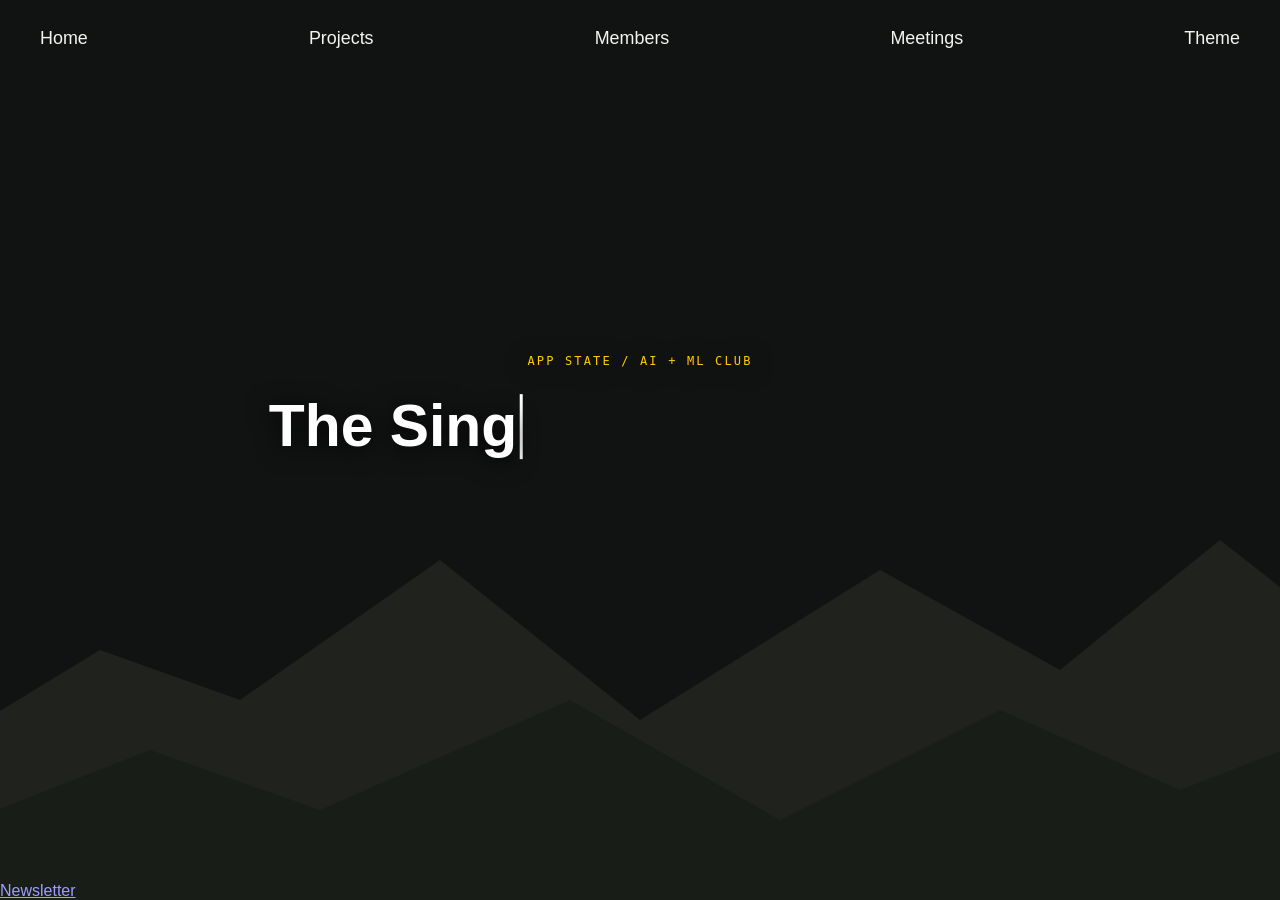
<file: index.html>
<!DOCTYPE html>
<html lang="en">
<head>
    <meta charset="UTF-8">
    <meta name="viewport" content="width=device-width, initial-scale=1.0">
    <title>Home</title>
    <link rel="stylesheet" href="./css/style.css">


    <link rel="stylesheet" href="./css/themes.css">
    <script src="./scripts/theme.js"></script>
</head>


<body data-set="main">


<!--MAIN SPLASH SCREEN -->

    <section class="splash">


        <!--  WAVES -->

        <canvas class="wave-background" aria-hidden="true"></canvas>



        <!-- NAVIGATION -->

        <nav>

            <a href="index.html">Home</a>

            <a href="./pages/projects.html">Projects</a>

            <a href="./pages/members.html">Members</a>

            <a href="./pages/meetings.html">Meetings</a>

            <div class="theme-control">
        <button class="theme-toggle" type="button" aria-expanded="false" aria-controls="theme-options">Theme</button>
        <div class="theme-options" id="theme-options" hidden></div>
    </div>
</nav>

        <div class="hero-copy">
            <h1 class="hero-title" aria-label="The Singularity is Coming.">
                <span class="title-guide" aria-hidden="true">The Singularity is Coming.</span>
                <span class="typed-text" aria-hidden="true"></span>
            </h1>
            <p class="hero-subtitle" aria-label="Tuesdays 6:30-7:30 Anne Belk 311">
                <span class="title-guide" aria-hidden="true">Tuesdays 6:30-7:30 Anne Belk 311</span>
                <span class="typed-text" aria-hidden="true"></span>
            </p>
        </div>

         <div class="Newsletter">
            <a href = "https://docs.google.com/forms/d/e/1FAIpQLSdFEz-9BH81DLexhIHW7CCsIW9k59do48E0YrEcyOxwcRnylQ/viewform?usp=sharing&ouid=102044323203191366764">Newsletter</a>
        </div>
    </section>



    <script src="./scripts/waves.js" defer></script>
    <script>
        const headline = "The Singularity is Coming.";
        const subtitle = "Tuesdays 6:30-7:30 Anne Belk 311";
        const headlineText = document.querySelector(".hero-title .typed-text");
        const subtitleText = document.querySelector(".hero-subtitle .typed-text");

        function typeLine(element, words, onComplete) {
            let characterIndex = 0;
            element.classList.add("is-typing");
            const typing = setInterval(() => {
                element.textContent += words[characterIndex++];
                if (characterIndex === words.length) {
                    clearInterval(typing);
                    if (onComplete) onComplete();
                }
            }, 95);
        }

        if (window.matchMedia("(prefers-reduced-motion: reduce)").matches) {
            headlineText.textContent = headline;
            subtitleText.textContent = subtitle;
        } else {
            setTimeout(() => {
                typeLine(headlineText, headline, () => {
                    setTimeout(() => {
                        headlineText.classList.remove("is-typing");
                        typeLine(subtitleText, subtitle);
                    }, 700);
                });
            }, 400);
        }
    </script>
</body>
</html>
</file>
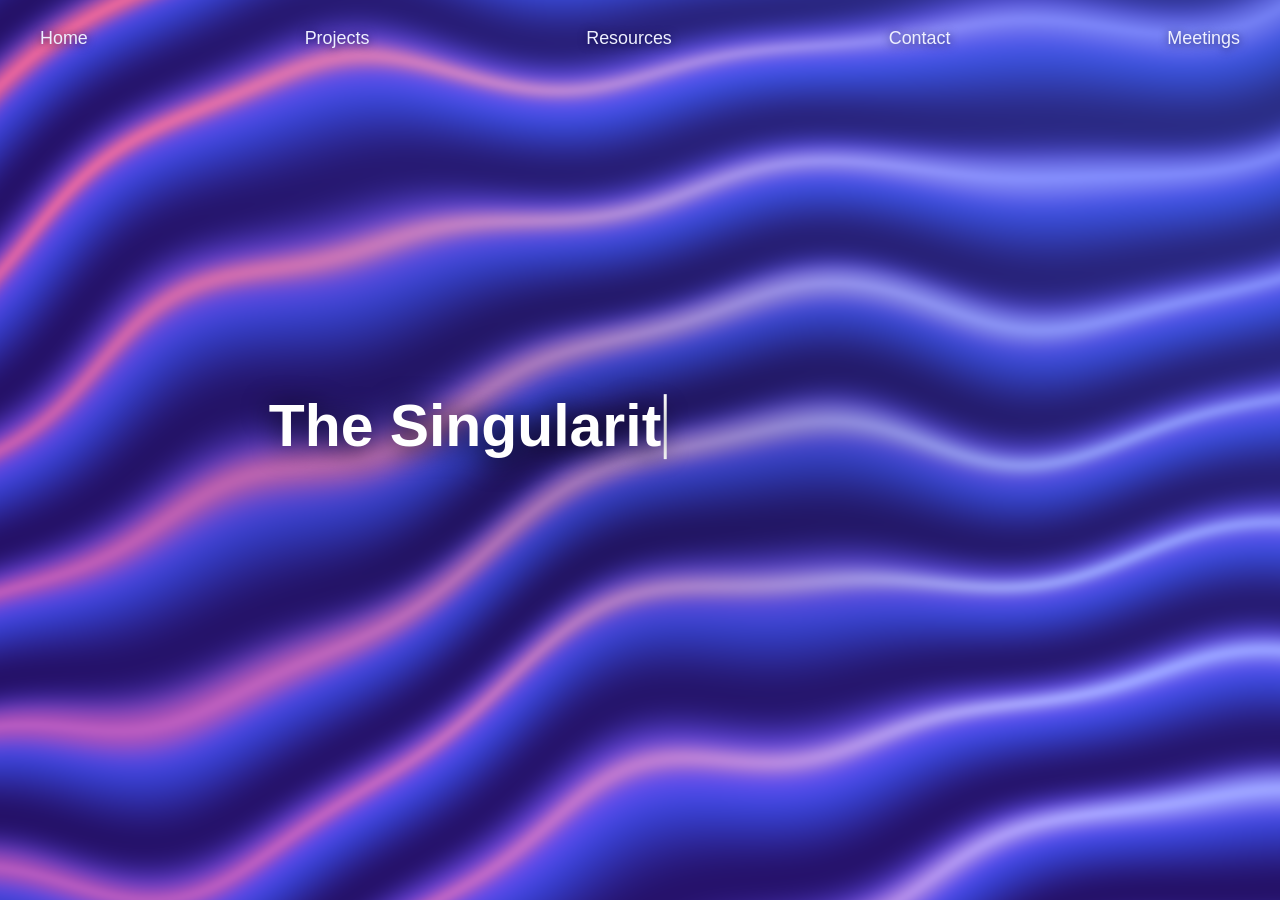
<file: pages/index.html>
<!DOCTYPE html>
<html lang="en">
<head>
    <meta charset="UTF-8">
    <meta name="viewport" content="width=device-width, initial-scale=1.0">
    <title>Home</title>

    <style>

        * {
            box-sizing: border-box;
            margin: 0;
            padding: 0;
        }


        html {
            scroll-behavior: smooth;
        }


        body {
            background-color: black;
            font-family: Arial, sans-serif;
        }


        /* --------------------
           SPLASH SCREEN
        -------------------- */

        .splash {
            min-height: 100vh;
            background-color: #302477;

            position: relative;
            overflow: hidden;
        }


        /* Put navigation/cards above animated background */

        .splash nav,
        .splash .projects {
            position: relative;
            z-index: 2;
        }



        /* --------------------
           NAVIGATION
        -------------------- */

        nav {
            display: flex;
            justify-content: space-between;
            align-items: center;
            flex-wrap: wrap;
            gap: 14px 24px;
            max-width: 1280px;
            margin-inline: auto;
            padding: 28px 40px;
        }


        nav a {
            color: #eef0ff;
            text-shadow: 0 1px 8px rgba(12, 6, 55, 0.7);
            text-decoration: none;

            font-size: clamp(1rem, 1.4vw, 1.35rem);
        }


        nav a:hover {
            color: white;
        }



        /* --------------------
           TYPED HOMEPAGE MESSAGE
        -------------------- */

        .hero-copy {
            position: absolute;
            top: 50%;
            left: 50%;
            transform: translate(-50%, -50%);
            z-index: 2;
            color: white;
            text-align: center;
            white-space: nowrap;
            text-shadow: 0 3px 28px rgba(0, 0, 0, 0.95);
        }

        .hero-title,
        .hero-subtitle {
            position: relative;
            width: max-content;
            max-width: 96vw;
            margin-inline: auto;
            line-height: 1.1;
        }

        .hero-title {
            font-size: clamp(1rem, 4.6vw, 4.5rem);
        }

        .hero-subtitle {
            margin-top: 1rem;
            font-size: clamp(0.8rem, 2.2vw, 2rem);
            font-weight: normal;
        }

        .title-guide {
            visibility: hidden;
        }

        .typed-text {
            position: absolute;
            left: 0;
            top: 0;
        }

        .typed-text.is-typing {
            border-right: 0.06em solid white;
            padding-right: 0.04em;
            animation: caretBlink 0.75s step-end infinite;
        }

        @keyframes caretBlink {
            50% { border-color: transparent; }
        }

    </style>

</head>


<body>


    <!-- ========================================
         MAIN SPLASH SCREEN
    ========================================= -->

    <section class="splash">


        <!-- --------------------
             WAVES
        --------------------- -->

        <canvas class="wave-background" aria-hidden="true"></canvas>



        <!-- --------------------
             NAVIGATION
        --------------------- -->

        <nav>

            <a href="index.html">Home</a>

            <a href="projects.html">Projects</a>

            <a href="resources.html">Resources</a>

            <a href="contact.html">Contact</a>

            <a href="meetings.html">Meetings</a>

        </nav>

        <div class="hero-copy">
            <h1 class="hero-title" aria-label="The Singularity is Coming.">
                <span class="title-guide" aria-hidden="true">The Singularity is Coming.</span>
                <span class="typed-text" aria-hidden="true"></span>
            </h1>
            <p class="hero-subtitle" aria-label="Tuesdays 6:30-7:30 Anne Belk 311">
                <span class="title-guide" aria-hidden="true">Tuesdays 6:30-7:30 Anne Belk 311</span>
                <span class="typed-text" aria-hidden="true"></span>
            </p>
        </div>

    </section>

    <script src="waves.js" defer></script>
    <script>
        const headline = "The Singularity is Coming.";
        const subtitle = "Tuesdays 6:30-7:30 Anne Belk 311";
        const headlineText = document.querySelector(".hero-title .typed-text");
        const subtitleText = document.querySelector(".hero-subtitle .typed-text");

        function typeLine(element, words, onComplete) {
            let characterIndex = 0;
            element.classList.add("is-typing");
            const typing = setInterval(() => {
                element.textContent += words[characterIndex++];
                if (characterIndex === words.length) {
                    clearInterval(typing);
                    if (onComplete) onComplete();
                }
            }, 95);
        }

        if (window.matchMedia("(prefers-reduced-motion: reduce)").matches) {
            headlineText.textContent = headline;
            subtitleText.textContent = subtitle;
        } else {
            setTimeout(() => {
                typeLine(headlineText, headline, () => {
                    setTimeout(() => {
                        headlineText.classList.remove("is-typing");
                        typeLine(subtitleText, subtitle);
                    }, 700);
                });
            }, 400);
        }
    </script>
</body>
</html>
</file>
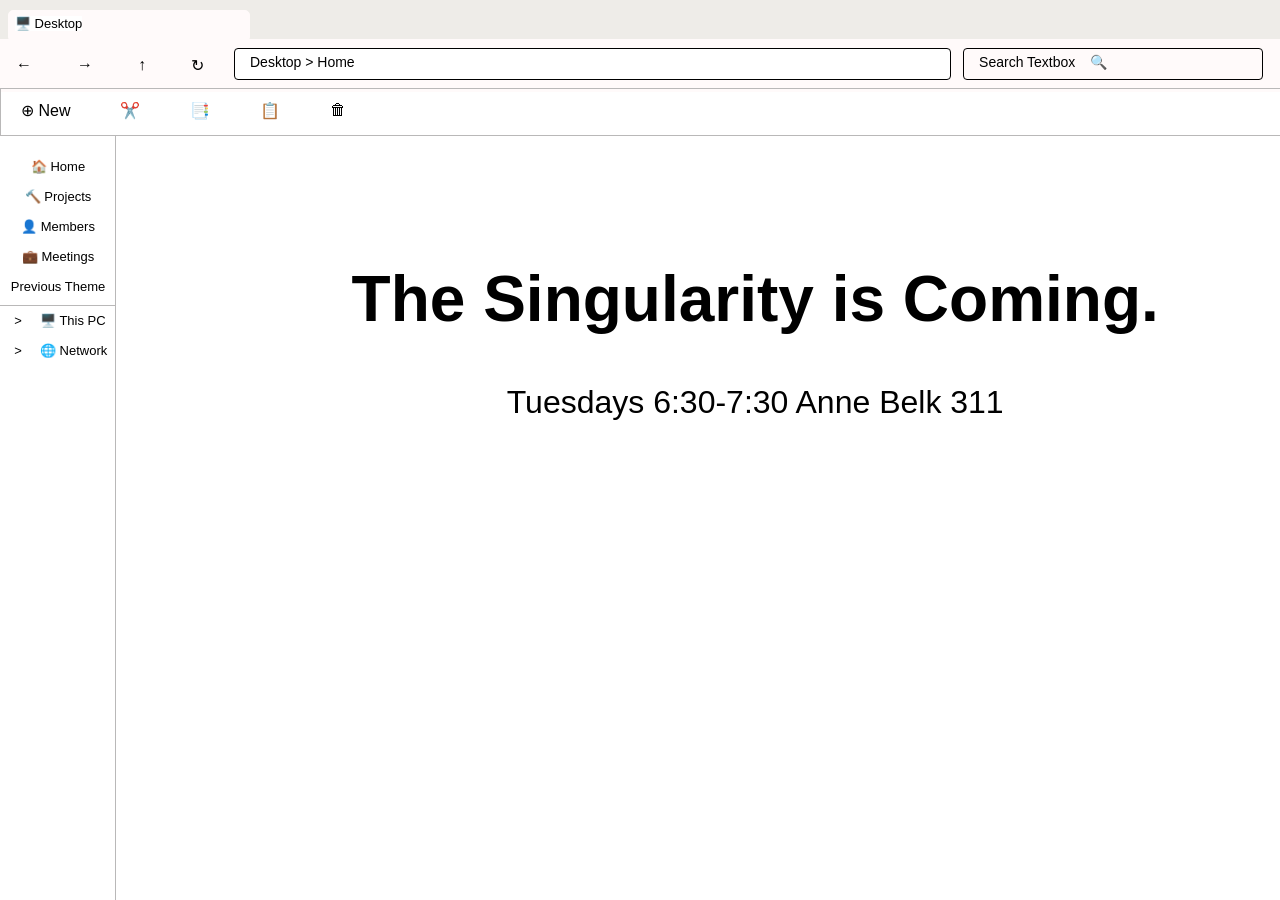
<file: pages/FileExplorerTheme.html>
<!DOCTYPE html>
<html lang="en" data-layout="explorer">

<head>
    <meta charset="UTF-8">
    <meta name="viewport" content="width=device-width, initial-scale=1.0">
    <Title>Welcome to File Theme!</Title>
    <link rel="stylesheet" href="../themes/file-explorer/theme.css">
    <script src="../scripts/theme.js"></script>
    <script src="../scripts/FileExplorerStyle2.js" defer></script>
    <script src="../scripts/FileExplorerStyle.js" defer></script>
</head>

<body>
    --Decorations--
    <div class="topbar-background">
    </div>
    <div class="topbar-desktop">
        <p>🖥️ Desktop</p>
    </div>
    <div class="mid-topbar">
        <p>&larr;</p>
        <p>&rarr;</p>
        <p>&uarr;</p>
        <p>&#x21BB;</p>
        <div class="textbox">
            <p id="textbox">Desktop</p>
        </div>
        <div class="searchbox">
            <p id="search-text">Search Textbox</p>
            <p id="mag-glass">&#128269</p>
        </div>
    </div>
    <div class="lower-topbar">
        <p id="New">&oplus; New </p>
        <p>✂️</p>
        <p>📑</p>
        <p>&#128203;</p>
        <p id="Trash">&#128465;</p>
    </div>


    <div class="sidebar">
        <nav>
            <ul>
                <li><button id="home-button">🏠 Home</button></li>
                <li><button id="projects-button">🔨 Projects</button></li>
                <li><button id="members-button">👤 Members</button></li>
                <li><button id="meetings-button">💼 Meetings</button></li>
                <li><button type="button" data-return-theme>Previous Theme</button></li>
            </ul>
        </nav>
    </div>
    <div class="lower-sidebar">
        <ul>
            <li>🖥️ This PC</li>
            <li>🌐 Network</li>
        </ul>
    </div>

    --Home page Section--
    <div id="home-page">
        <header> <strong>The Singularity is Coming.</strong></header>
        <p>Tuesdays 6:30-7:30 Anne Belk 311</p>
    </div>

    --Projects page Section--
    <div id="projects-page">
        <h1><strong>Projects</strong></h1>
        <ul>
            <li>
                <h2><strong>RiverCam AI: Computer Vision Flood Monitoring</strong></h2>
                <p>RiverCam AI explores the use of computer vision and environmental sensors to monitor stream
                    conditions and improve flood detection. The project combines camera imagery, ultrasonic water-level
                    measurements, and field observations to investigate methods for estimating stream discharge and
                    identifying changing river conditions. The long-term goal is to develop accessible, automated
                    monitoring techniques that support flood research and early-warning systems.</p>
                <img src="../images/projects/RiverCam AI.JPG">
            </li>
            <li>
                <h2><strong>AppAqua: Machine Learning for Water Quality Data</strong></h2>
                <p>AppAqua is an interdisciplinary research initiative at Appalachian State University studying water
                    quality in the Upper South Fork of the New River watershed. This project develops machine learning
                    methods to reconstruct missing observations in long-term environmental datasets containing millions
                    of measurements. Researchers investigate statistical and deep learning approaches for estimating
                    water temperature, depth, conductivity, and pH, incorporating seasonal patterns and external
                    hydrological and meteorological data.</p>
                <img src="../images/projects/AppAqua.jpeg">
            </li>
            <li>
                <h2><strong>AppMAIS: AI and Bee Research</strong></h2>
                <p>AppMAIS highlights interdisciplinary research at Appalachian State University exploring applications
                    of artificial intelligence to bee-related research. The project connects machine learning and
                    biological research, demonstrating how computational methods can support the analysis of complex
                    biological data. It provides an example of how AI can contribute to scientific questions beyond
                    traditional computer science applications.</p>
                <img src="../images/projects/AppMAIS.jpg">
            </li>
            <li>
                <h2><strong>AI for Glaucoma Research</strong></h2>
                <p>Glaucoma research at Appalachian State University explores the intersection of artificial
                    intelligence and medical research. Machine learning offers methods for analyzing complex datasets,
                    identifying patterns, and supporting research into diseases affecting vision. This research area
                    demonstrates the potential for computational techniques to contribute to healthcare and biomedical
                    discovery.</p>
                <img src="../images/projects/glaucoma.png" </li>
            <li>
                <h2><strong>Weather-Aware Robotic Guide Dog</strong></h2>
                <p>This robotics project investigates autonomous navigation using a simulated Unitree Go2 quadruped
                    robot. Developed with ROS 2 and Gazebo, the system integrates weather information, environmental
                    predictions, and autonomous navigation to make mission decisions. The robot is designed to navigate
                    between waypoints, evaluate weather conditions, and return to its starting location when necessary.
                    The project explores technologies relevant to future assistive robotics, including robotic guide
                    dogs.</p>
                <img src="../images/projects/Unitree Guide.png" </li>
        </ul>
    </div>

    --Members Page Section--
    <div id="members-page">
        <header><strong>Members</strong></header>
        <ul>
            <li>
                <h2><strong>President Oscar Verrico</strong></h2>
            </li>
            <img class="profile" src="../images/OscarVerrico.jpg" alt="Oscar Verrico">
            <li>
                <p>Hi I'm Oscar!</p>
                <p><strong>Contact Info:</strong> verricooj@appstate.edu</p>
            </li>
            <li>
                <h2><strong>Vice President Wyatt Mallon</strong></h2>
            </li>
            <img class="profile" src="../images/WyattM.jpg" alt="Wyatt Mallon">
            <li>
                <p>Hi I'm Wyatt!</p>
                <p><strong>Contact Info:</strong> mallonwm@appstate.edu</p>
            </li>
            <li>
                <h2><strong>Faculty Advisor Dr. Javidian</strong></h2>
            </li>
            <img class="profile" src="../images/Javidian.png" alt="Dr. Javidian">
            <li>
                <p>Hi I'm Dr.Javidian!</p>
                <p><strong>Contact Info:</strong> javidianma@appstate.edu/<p>
            </li>
        </ul>
    </div>

    --Meetings page Section--
    <div id="meetings-page">
        <header><strong>Meetings</strong></header>
        <h2>Next Meeting: January 12th, 2027</h2>
        <h1><strong>Upcoming AI/ML Club Meeting</strong></h1>
        <span>Tuesdays, 6:30–7:30 PM</span> <span>Anne Belk 311</span>
        <p id="endOfText">Stay tuned for our next meeting announcement for Spring 2027! Check our Discord for upcoming workshops,
            discussions, and club activities.</p>

        <h1><strong>Previous Meetings</strong></h1>

        <p>November 17, 2026</p>
        <h2>AI/ML Student Research Showcase</h2>
        <h3>Selected student projects from the Computer Science Dept. show off their related research and work.</h3>
        <p>We hosted our first AI/ML student research showcase, where we showcased student ongoing projects and thesis work from the Computer Science department.</p>
        <a href="https://drive.google.com/drive/folders/1lOVT3NO6zCpVybiIPJYwKOC_V7n4ANF6?usp=sharing"
            target="_blank" rel="noopener noreferrer" id="endOfText">
            Presentation(s) Slides
        </a>

        <p>November 10, 2026</p>
        <h2>Convolutional Neural Networks: Final Workshop</h2>
        <h3> Creating our own CNN from scratch using pytorch, and applying it to image classification.</h3>
        <p>Building on our previous convolutions workshop, we created our own CNN from scratch using pytorch, and applied it to image classification.</p>
        <a href="https://docs.google.com/presentation/d/1IJP9aMy9-SKMDyWftwUfISeobb6eZrq8lWPy6yHF1YA/edit?usp=sharing"
            target="_blank" rel="noopener noreferrer" id="endOfText">
            Presentation Slides
        </a>

        <p>November 3, 2026</p>
        <h2>Convolutional Neural Networks: Continued Workshop</h2>
        <h3>Introduction to CNNs and their applications in computer vision.</h3>
        <p> Building on our previous convolutions workshop, we introduced U-Net architectures and theirapplications in computer vision.</p>
        <a href="https://docs.google.com/presentation/d/1IJP9aMy9-SKMDyWftwUfISeobb6eZrq8lWPy6yHF1YA/edit?usp=sharing"
            target="_blank" rel="noopener noreferrer" id="endOfText">
            Presentation Slides
        </a>

        <p>October 27, 2026</p>
        <h2>Convolutional Neural Networks: Basics Workshop</h2>
        <h3>Introduction to CNNs and their applications in computer vision.</h3>
        <p>Building on our previous convolutions workshop, we introduced Convolutional Neural Networks
            (CNNs), exploring how convolutional layers, filters, and feature extraction allow neural networks to
            recognize patterns in images. We connected these concepts to practical applications in computer vision.</p>
        <a href="https://docs.google.com/presentation/d/15Vi79wTAT9kVWRRMTHu3Mc4zgx3f2ZcJVTrfREAikvc/edit?usp=drive_link"
            target="_blank" rel="noopener noreferrer" id="endOfText">
            Presentation Slides
        </a>

        <p>October 20, 2026</p>
        <h2>AI Agents and Memory Systems</h2>
        <h3>Hackathon preparation covering agent memory, context, and multi-step workflows.</h3>
        <p>Continuing our preparation for the Open Agent Hackathon, we explored how AI agents maintain
            context, retrieve information, and use memory systems to support more complex tasks. We discussed approaches
            to building agents capable of multi-step reasoning and interacting with external tools and information.</p>
        <a href="https://docs.google.com/presentation/d/1A5wlRG5V8I5HeCQLWpN6bsNfJKLf78axLkMC3zqBvMM/edit?usp=drive_link"
            target="_blank" rel="noopener noreferrer" id="endOfText">
            Presentation Slides
        </a>

        <p>October 13, 2026</p>
        <h2>Introduction to AI Agents</h2>
        <h3>Hackathon preparation introducing AI agents, their components, and practical applications.</h3>
        <p>In preparation for the Open Agent Hackathon, we introduced the fundamentals of AI agents and how they differ
            from traditional AI applications. We explored the role of language models, tools, and automated workflows,
            along with project ideas and resources for students interested in building their own agents.</p>
        <a href="https://docs.google.com/presentation/d/1LO9WBf2urzteEWaQ4S1S8xd0X8qj9XM0tI5gTvwMlzs/edit?usp=drive_link"
            target="_blank" rel="noopener noreferrer" id="endOfText">
            Presentation Slides
        </a>

        <p>October 6, 2026</p>
        <h2>No Meeting: Fall Break</h2>
        <h3 id="endOfText">No scheduled club meeting due to Appalachian State University's Fall Break.</h3>

        <p>September 29, 2026</p>
        <h2>Convolutions Workshop</h2>
        <h3>Exploring convolution operations and their role in image processing and machine learning.</h3>
        <p>This workshop introduced the fundamentals of convolutions, a mathematical operation commonly used in signal
            processing and computer vision. Members explored how kernels and filters process images, detect features,
            and provide the foundation for Convolutional Neural Networks.</p>
        <a href="https://docs.google.com/presentation/d/13FCOWwDK4oDoLlRdeX4gzhN2fmkWM7HReClKGDz-TLY/edit?usp=drive_link"
            target="_blank" rel="noopener noreferrer" id="endOfText">
            Presentation Slides
        </a>

        <p>September 22, 2026</p>
        <h2>AI Bias, Reliability, and Fairness</h2>
        <h3>Member-voted discussion on AI hallucinations, model bias, reliability, and fairness.</h3>
        <p>In this member-voted discussion, we examined why AI models make mistakes, hallucinate, and sometimes produce
            biased or unfair results. We explored how dataset quality, model design, and evaluation methods affect AI
            reliability, alongside real-world examples and techniques researchers use to address these challenges.</p>
        <a href="https://docs.google.com/presentation/d/1hdw1E-FmIqxkkZohixwosf_sJtDXnFnNZiQSMhGZkGY/edit?usp=drive_link"
            target="_blank" rel="noopener noreferrer" id="endOfText">
            Presentation Slides
        </a>

        <p>September 15, 2026</p>
        <h2>Machine Learning: Backpropagation Workshop</h2>
        <h3>Understanding how neural networks learn through gradients and backpropagation.</h3>
        <p>Continuing our introduction to neural networks, this workshop explored backpropagation and how models learn
            from their mistakes. We covered loss functions, gradients, weight updates, and the role of gradient descent
            in training neural networks.</p>
        <a href="https://docs.google.com/presentation/d/1nBW5_VyvYo5viF7Zwb4LI33kvqf42etNwSKPbdR31EI/edit?usp=drive_link"
            target="_blank" rel="noopener noreferrer" id="endOfText">
            Presentation Slides
        </a>

        <p>September 8, 2026</p>
        <h2>Humans vs. AI: Deep Dive</h2>
        <h3>Member-voted discussion examining how AI compares to human performance across tasks.</h3>
        <p>We examined research comparing human and artificial intelligence performance across different domains.
            Through examples and studies, we discussed where AI systems outperform humans, where they still struggle,
            and what these comparisons reveal about the capabilities and limitations of modern AI.</p>
        <a href="https://docs.google.com/presentation/d/1M0GW-AS94IY9nGJ_CNZBf439lAmernBgU2k4Iywn10o/edit?usp=drive_link"
            target="_blank" rel="noopener noreferrer" id="endOfText">
            Presentation Slides
        </a>

        <p>September 1, 2026</p>
        <h2>What Is a Neuron? Workshop</h2>
        <h3>Beginner-friendly introduction to artificial neurons and neural network fundamentals.</h3>
        <p>Our first technical workshop introduced artificial neurons, the fundamental building blocks of neural
            networks. We explored inputs, weights, biases, activation functions, and how individual neurons combine to
            form more complex machine learning models.</p>
        <a href="https://docs.google.com/presentation/d/1V-lXoEsferV2sluZ1wgSyaR5wGAdl04kQeQR97B0CkI/edit?usp=drive_link"
            target="_blank" rel="noopener noreferrer" id="endOfText">
            Presentation Slides
        </a>

        <p>August 25, 2026</p>
        <h2>Introduction to the New AI/ML Club!</h2>
        <h3>Club introduction, semester plans, and opportunities for members to get involved.</h3>
        <p>Our opening meeting introduced the new Appalachian State University AI/ML Club! We discussed the club's
            goals, upcoming workshops and discussions, potential projects, and opportunities for students of all
            experience levels to explore artificial intelligence and machine learning.</p>
        <a href="https://docs.google.com/presentation/d/1GzaQRzhRUmG3M7T0C_eM21QY1H6wU3RS8RDg8AhQsnY/edit?usp=drive_link"
            target="_blank" rel="noopener noreferrer" id="endOfText">
            Presentation Slides
        </a>
    </div>
</body>

</html>
</file>
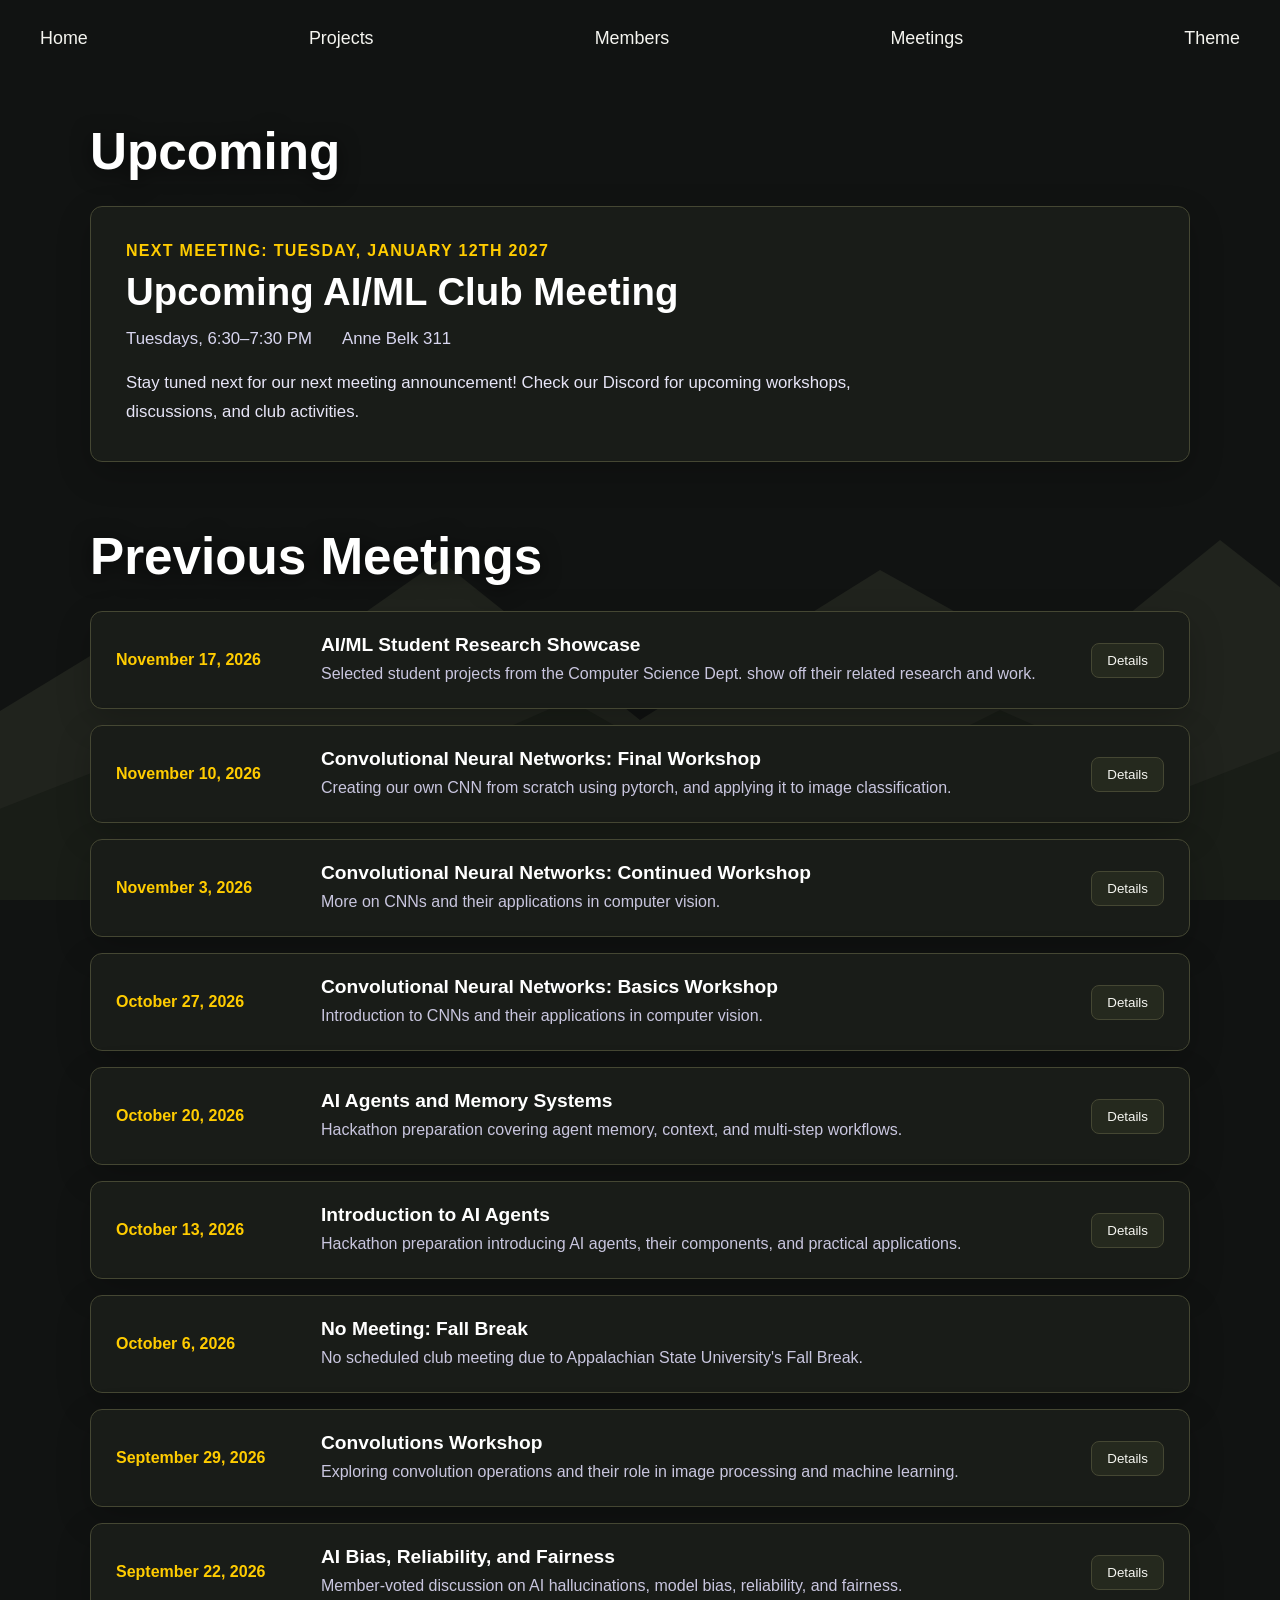
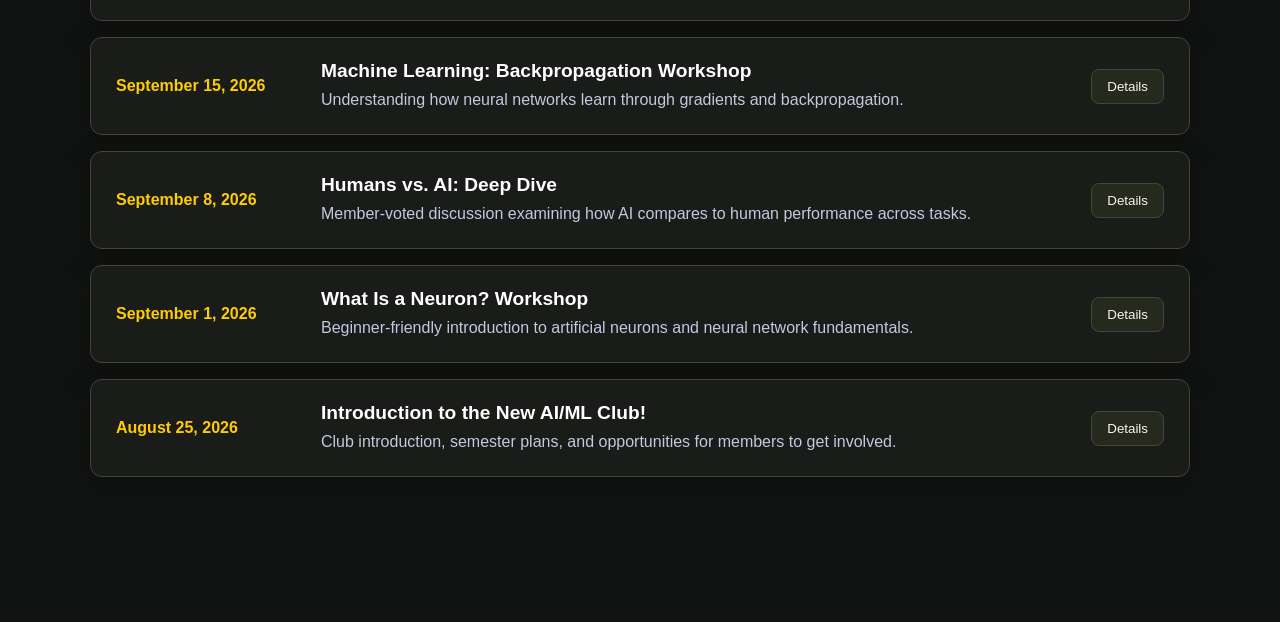
<file: pages/meetings.html>
<!DOCTYPE html> <html lang="en"> <head>
<link rel="stylesheet" href="../css/meetings-style.css">

<meta charset="UTF-8">
<meta name="viewport" content="width=device-width, initial-scale=1.0">

<title>Meetings</title>

    <link rel="stylesheet" href="../css/themes.css">
    <script src="../scripts/theme.js"></script>
</head> <body data-set="meetings"> <section class="meetings-page">
<canvas class="wave-background" aria-hidden="true"></canvas>


<!-- ====================
     NAVIGATION
===================== -->

<nav>

    <a href="../index.html">Home</a>

    <a href="/pages/projects.html">Projects</a>

    <a href="/pages/members.html">Members</a>

    <a href="/pages/meetings.html">Meetings</a>

    <div class="theme-control">
        <button class="theme-toggle" type="button" aria-expanded="false" aria-controls="theme-options">Theme</button>
        <div class="theme-options" id="theme-options" hidden></div>
    </div>
</nav>

<script src="../scripts/details.js" defer></script>
<script src="../scripts/waves.js" defer></script>
<!-- MAIN CONTENT -->

<main>

    <!-- ====================
         UPCOMING MEETINGS
    ===================== -->

    <section class="section">

        <h1 class="section-title">Upcoming</h1>

        <article class="upcoming-card">

            <p class="meeting-date">
                Next Meeting: Tuesday, January 12th 2027
            </p>

            <h2 class="meeting-title">
                Upcoming AI/ML Club Meeting
            </h2>

            <div class="meeting-details">
                <span>Tuesdays, 6:30–7:30 PM</span>
                <span>Anne Belk 311</span>
            </div>

            <p class="meeting-description">
                Stay tuned next for our next meeting announcement!
                Check our Discord for upcoming workshops,
                discussions, and club activities.
            </p>

        </article>

    </section>


    <!-- ====================
         PREVIOUS MEETINGS
    ===================== -->

    <section class="section">

        <h2 class="section-title">Previous Meetings</h2>

        <div class="previous-list">

            <!-- NOVEMBER 17 -->
            <article class="previous-meeting">

                <div class="previous-date">
                    November 17, 2026
                </div>

                <div class="previous-info">
                    <h3>AI/ML Student Research Showcase</h3>
                    <p>
                        Selected student projects from the Computer Science Dept. show off their related research and work.
                    </p>
                </div>

                <button class="meeting-link details-button"
                        type="button" aria-expanded="false">
                    Details
                </button>

                <div class="meeting-expanded">
                    <p>
                        We hosted our first AI/ML student research showcase,
                        where we showcased student ongoing projects and thesis work from the Computer Science department.
                    </p>

                    <h4>Meeting Resources</h4>

                    <div class="meeting-links">
                        <a href="https://drive.google.com/drive/folders/1lOVT3NO6zCpVybiIPJYwKOC_V7n4ANF6?usp=sharing" target="_blank"
                           rel="noopener noreferrer">
                            Presentation Slides
                        </a>
                    </div>
                </div>

            </article>  

            <!-- NOVEMBER 10 -->
            <article class="previous-meeting">

                <div class="previous-date">
                    November 10, 2026
                </div>

                <div class="previous-info">
                    <h3>Convolutional Neural Networks: Final Workshop</h3>
                    <p>
                        Creating our own CNN from scratch using pytorch, 
                        and applying it to image classification.
                    </p>
                </div>

                <button class="meeting-link details-button"
                        type="button" aria-expanded="false">
                    Details
                </button>

                <div class="meeting-expanded">
                    <p>
                        Building on our previous convolutions workshop,
                        we created our own CNN from scratch using pytorch, 
                        and applied it to image classification.
                    </p>

                    <h4>Meeting Resources</h4>

                    <div class="meeting-links">
                        <a href="https://docs.google.com/presentation/d/1IJP9aMy9-SKMDyWftwUfISeobb6eZrq8lWPy6yHF1YA/edit?usp=sharing" target="_blank"
                           rel="noopener noreferrer">
                            Presentation Slides
                        </a>
                    </div>
                </div>

            </article>  

            <!-- NOVEMBER 3 -->
            <article class="previous-meeting">

                <div class="previous-date">
                    November 3, 2026
                </div>

                <div class="previous-info">
                    <h3>Convolutional Neural Networks: Continued Workshop</h3>
                    <p>
                        More on CNNs and their applications
                        in computer vision.
                    </p>
                </div>

                <button class="meeting-link details-button"
                        type="button" aria-expanded="false">
                    Details
                </button>

                <div class="meeting-expanded">
                    <p>
                        Building on our previous convolutions workshop,
                        we introduced U-Net architectures and their
                        applications in computer vision.

                    <h4>Meeting Resources</h4>

                    <div class="meeting-links">
                        <a href="https://docs.google.com/presentation/d/1IJP9aMy9-SKMDyWftwUfISeobb6eZrq8lWPy6yHF1YA/edit?usp=sharing" target="_blank"
                           rel="noopener noreferrer">
                            Presentation Slides
                        </a>
                    </div>
                </div>

            </article>



            <!-- OCTOBER 27 -->
            <article class="previous-meeting">

                <div class="previous-date">
                    October 27, 2026
                </div>

                <div class="previous-info">
                    <h3>Convolutional Neural Networks: Basics Workshop</h3>
                    <p>
                        Introduction to CNNs and their applications
                        in computer vision.
                    </p>
                </div>

                <button class="meeting-link details-button"
                        type="button" aria-expanded="false">
                    Details
                </button>

                <div class="meeting-expanded">
                    <p>
                        Building on our previous convolutions workshop,
                        we introduced Convolutional Neural Networks
                        (CNNs), exploring how convolutional layers,
                        filters, and feature extraction allow neural
                        networks to recognize patterns in images.
                        We connected these concepts to practical
                        applications in computer vision.
                    </p>

                    <h4>Meeting Resources</h4>

                    <div class="meeting-links">
                        <a href="https://docs.google.com/presentation/d/15Vi79wTAT9kVWRRMTHu3Mc4zgx3f2ZcJVTrfREAikvc/edit?usp=drive_link" target="_blank"
                           rel="noopener noreferrer">
                            Presentation Slides
                        </a>
                    </div>
                </div>

            </article>


            <!-- OCTOBER 20 -->
            <article class="previous-meeting">

                <div class="previous-date">
                    October 20, 2026
                </div>

                <div class="previous-info">
                    <h3>AI Agents and Memory Systems</h3>
                    <p>
                        Hackathon preparation covering agent memory,
                        context, and multi-step workflows.
                    </p>
                </div>

                <button class="meeting-link details-button"
                        type="button" aria-expanded="false">
                    Details
                </button>

                <div class="meeting-expanded">
                    <p>
                        Continuing our preparation for the Open Agent
                        Hackathon, we explored how AI agents maintain
                        context, retrieve information, and use memory
                        systems to support more complex tasks.
                        We discussed approaches to building agents
                        capable of multi-step reasoning and interacting
                        with external tools and information.
                    </p>

                    <h4>Meeting Resources</h4>

                    <div class="meeting-links">
                        <a href="https://docs.google.com/presentation/d/1A5wlRG5V8I5HeCQLWpN6bsNfJKLf78axLkMC3zqBvMM/edit?usp=drive_link" target="_blank"
                           rel="noopener noreferrer">
                            Presentation Slides
                        </a>
                    </div>
                </div>

            </article>


            <!-- OCTOBER 13 -->
            <article class="previous-meeting">

                <div class="previous-date">
                    October 13, 2026
                </div>

                <div class="previous-info">
                    <h3>Introduction to AI Agents</h3>
                    <p>
                        Hackathon preparation introducing AI agents,
                        their components, and practical applications.
                    </p>
                </div>

                <button class="meeting-link details-button"
                        type="button" aria-expanded="false">
                    Details
                </button>

                <div class="meeting-expanded">
                    <p>
                        In preparation for the Open Agent Hackathon,
                        we introduced the fundamentals of AI agents
                        and how they differ from traditional AI
                        applications. We explored the role of language
                        models, tools, and automated workflows, along
                        with project ideas and resources for students
                        interested in building their own agents.
                    </p>

                    <h4>Meeting Resources</h4>

                    <div class="meeting-links">
                        <a href="https://docs.google.com/presentation/d/1LO9WBf2urzteEWaQ4S1S8xd0X8qj9XM0tI5gTvwMlzs/edit?usp=drive_link" target="_blank"
                           rel="noopener noreferrer">
                            Presentation Slides
                        </a>
                    </div>
                </div>

            </article>


            <!-- OCTOBER 6 -->
            <article class="previous-meeting">

                <div class="previous-date">
                    October 6, 2026
                </div>

                <div class="previous-info">
                    <h3>No Meeting: Fall Break</h3>
                    <p>
                        No scheduled club meeting due to
                        Appalachian State University's Fall Break.
                    </p>
                </div>

            </article>


            <!-- SEPTEMBER 29 -->
            <article class="previous-meeting">

                <div class="previous-date">
                    September 29, 2026
                </div>

                <div class="previous-info">
                    <h3>Convolutions Workshop</h3>
                    <p>
                        Exploring convolution operations and their
                        role in image processing and machine learning.
                    </p>
                </div>

                <button class="meeting-link details-button"
                        type="button" aria-expanded="false">
                    Details
                </button>

                <div class="meeting-expanded">
                    <p>
                        This workshop introduced the fundamentals
                        of convolutions, a mathematical operation
                        commonly used in signal processing and
                        computer vision. Members explored how
                        kernels and filters process images, detect
                        features, and provide the foundation for
                        Convolutional Neural Networks.
                    </p>

                    <h4>Meeting Resources</h4>

                    <div class="meeting-links">
                        <a href="https://docs.google.com/presentation/d/13FCOWwDK4oDoLlRdeX4gzhN2fmkWM7HReClKGDz-TLY/edit?usp=drive_link" target="_blank"
                           rel="noopener noreferrer">
                            Presentation Slides
                        </a>
                    </div>
                </div>

            </article>


            <!-- SEPTEMBER 22 -->
            <article class="previous-meeting">

                <div class="previous-date">
                    September 22, 2026
                </div>

                <div class="previous-info">
                    <h3>AI Bias, Reliability, and Fairness</h3>
                    <p>
                        Member-voted discussion on AI hallucinations,
                        model bias, reliability, and fairness.
                    </p>
                </div>

                <button class="meeting-link details-button"
                        type="button" aria-expanded="false">
                    Details
                </button>

                <div class="meeting-expanded">
                    <p>
                        In this member-voted discussion, we examined
                        why AI models make mistakes, hallucinate,
                        and sometimes produce biased or unfair
                        results. We explored how dataset quality,
                        model design, and evaluation methods affect
                        AI reliability, alongside real-world examples
                        and techniques researchers use to address
                        these challenges.
                    </p>

                    <h4>Meeting Resources</h4>

                    <div class="meeting-links">
                        <a href="https://docs.google.com/presentation/d/1hdw1E-FmIqxkkZohixwosf_sJtDXnFnNZiQSMhGZkGY/edit?usp=drive_link" target="_blank"
                           rel="noopener noreferrer">
                            Presentation Slides
                        </a>
                    </div>
                </div>

            </article>


            <!-- SEPTEMBER 15 -->
            <article class="previous-meeting">

                <div class="previous-date">
                    September 15, 2026
                </div>

                <div class="previous-info">
                    <h3>Machine Learning: Backpropagation Workshop</h3>
                    <p>
                        Understanding how neural networks learn
                        through gradients and backpropagation.
                    </p>
                </div>

                <button class="meeting-link details-button"
                        type="button" aria-expanded="false">
                    Details
                </button>

                <div class="meeting-expanded">
                    <p>
                        Continuing our introduction to neural networks,
                        this workshop explored backpropagation and
                        how models learn from their mistakes.
                        We covered loss functions, gradients,
                        weight updates, and the role of gradient
                        descent in training neural networks.
                    </p>

                    <h4>Meeting Resources</h4>

                    <div class="meeting-links">
                        <a href="https://docs.google.com/presentation/d/1nBW5_VyvYo5viF7Zwb4LI33kvqf42etNwSKPbdR31EI/edit?usp=drive_link" target="_blank"
                           rel="noopener noreferrer">
                            Presentation Slides
                        </a>
                    </div>
                </div>

            </article>


            <!-- SEPTEMBER 8 -->
            <article class="previous-meeting">

                <div class="previous-date">
                    September 8, 2026
                </div>

                <div class="previous-info">
                    <h3>Humans vs. AI: Deep Dive</h3>
                    <p>
                        Member-voted discussion examining how AI
                        compares to human performance across tasks.
                    </p>
                </div>

                <button class="meeting-link details-button"
                        type="button" aria-expanded="false">
                    Details
                </button>

                <div class="meeting-expanded">
                    <p>
                        We examined research comparing human and
                        artificial intelligence performance across
                        different domains. Through examples and
                        studies, we discussed where AI systems
                        outperform humans, where they still struggle,
                        and what these comparisons reveal about
                        the capabilities and limitations of
                        modern AI.
                    </p>

                    <h4>Meeting Resources</h4>

                    <div class="meeting-links">
                        <a href="https://docs.google.com/presentation/d/1M0GW-AS94IY9nGJ_CNZBf439lAmernBgU2k4Iywn10o/edit?usp=drive_link" target="_blank"
                           rel="noopener noreferrer">
                            Presentation Slides
                        </a>
                    </div>
                </div>

            </article>


            <!-- SEPTEMBER 1 -->
            <article class="previous-meeting">

                <div class="previous-date">
                    September 1, 2026
                </div>

                <div class="previous-info">
                    <h3>What Is a Neuron? Workshop</h3>
                    <p>
                        Beginner-friendly introduction to artificial
                        neurons and neural network fundamentals.
                    </p>
                </div>

                <button class="meeting-link details-button"
                        type="button" aria-expanded="false">
                    Details
                </button>

                <div class="meeting-expanded">
                    <p>
                        Our first technical workshop introduced
                        artificial neurons, the fundamental building
                        blocks of neural networks. We explored
                        inputs, weights, biases, activation functions,
                        and how individual neurons combine to form
                        more complex machine learning models.
                    </p>

                    <h4>Meeting Resources</h4>

                    <div class="meeting-links">
                        <a href="https://docs.google.com/presentation/d/1V-lXoEsferV2sluZ1wgSyaR5wGAdl04kQeQR97B0CkI/edit?usp=drive_link" target="_blank"
                           rel="noopener noreferrer">
                            Presentation Slides
                        </a>
                    </div>
                </div>

            </article>


            <!-- AUGUST 25 -->
            <article class="previous-meeting">

                <div class="previous-date">
                    August 25, 2026
                </div>

                <div class="previous-info">
                    <h3>Introduction to the New AI/ML Club!</h3>
                    <p>
                        Club introduction, semester plans,
                        and opportunities for members to get involved.
                    </p>
                </div>

                <button class="meeting-link details-button"
                        type="button" aria-expanded="false">
                    Details
                </button>

                <div class="meeting-expanded">
                    <p>
                        Our opening meeting introduced the new
                        Appalachian State University AI/ML Club!
                        We discussed the club's goals, upcoming
                        workshops and discussions, potential
                        projects, and opportunities for students
                        of all experience levels to explore
                        artificial intelligence and machine learning.
                    </p>

                    <h4>Meeting Resources</h4>

                    <div class="meeting-links">
                        <a href="https://docs.google.com/presentation/d/1GzaQRzhRUmG3M7T0C_eM21QY1H6wU3RS8RDg8AhQsnY/edit?usp=drive_link" target="_blank"
                           rel="noopener noreferrer">
                            Presentation Slides
                        </a>
                    </div>
                </div>

            </article>

        </div>

    </section>

</main>
</file>
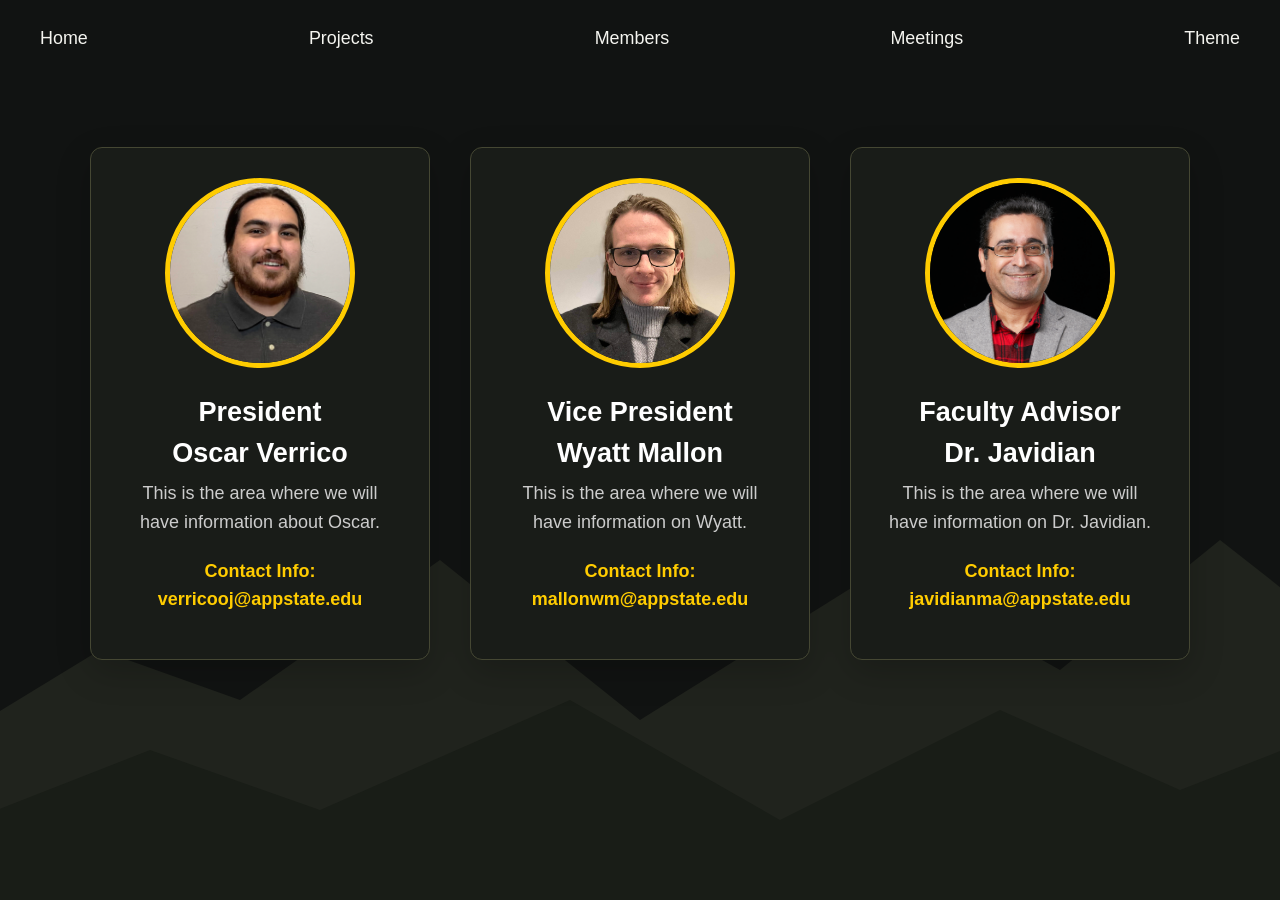
<file: pages/members.html>
<!DOCTYPE html>
<html lang="en">
<head>
    <link rel="stylesheet" href="../css/members-style.css">
    <meta charset="UTF-8">
    <meta name="viewport" content="width=device-width, initial-scale=1.0">
    <title>AI/ML Club: Members</title>
    <link rel="stylesheet" href="../css/themes.css">
    <script src="../scripts/theme.js"></script>
</head>
<body data-set="members">
    <canvas class="wave-background" data-variant="members" aria-hidden="true"></canvas>
<!-- ================================
     WEBSITE HEADER
================================= -->

<nav>

    <a href="../index.html">Home</a>

    <a href="/pages/projects.html">Projects</a>

    <a href="/pages/members.html">Members</a>

    <a href="/pages/meetings.html">Meetings</a>

    <div class="theme-control">
        <button class="theme-toggle" type="button" aria-expanded="false" aria-controls="theme-options">Theme</button>
        <div class="theme-options" id="theme-options" hidden></div>
    </div>
</nav>

    <!-- ================================
    MAIN CONTENT
    ================================= -->

    
    <main>

        


        <!-- ================================
             OFFICERS
        ================================= -->

        <div class="officers">


            <div class="officer" id="president">

                <img
                    class="profile"
                    src="../images/OscarVerrico.jpg"
                    alt="Oscar Verrico"
                >

                <h2 class="position">
                    President
                </h2>
                <h2 class = "position officerNames">
                    Oscar Verrico
                </h2>

                <p>
                    This is the area where we will have
                    information about Oscar.
                </p>

                <p>
                    Contact Info: verricooj@appstate.edu
                </p>

            </div>


            <div class="officer" id="vicePresident">

                <img
                    class="profile"
                    src="../images/WyattM.jpg"
                    alt="Wyatt Mallon"
                >

                <h2 class="position">
                    Vice President
                </h2>
                <h2 class="position officerNames">
                    Wyatt Mallon
                </h2>

                <p>
                    This is the area where we will have
                    information on Wyatt.
                </p>

                <p>
                    Contact Info: mallonwm@appstate.edu
                </p>

            </div>


            <div class="officer" id="academicAdvisor">

                <img
                    class="profile"
                    src="../images/Javidian.png"
                    alt="Dr. Javidian"
                >

                <h2 class="position">
                    Faculty Advisor
                </h2>
                <h2 class="position officerNames">
                    Dr. Javidian
                </h2>

                <p>
                    This is the area where we will have
                    information on Dr. Javidian.
                </p>

                <p>
                    Contact Info: javidianma@appstate.edu
                </p>

            </div>


        </div>

    </main>


    <script src="../scripts/waves.js" defer></script>
</body>

</html>
</file>
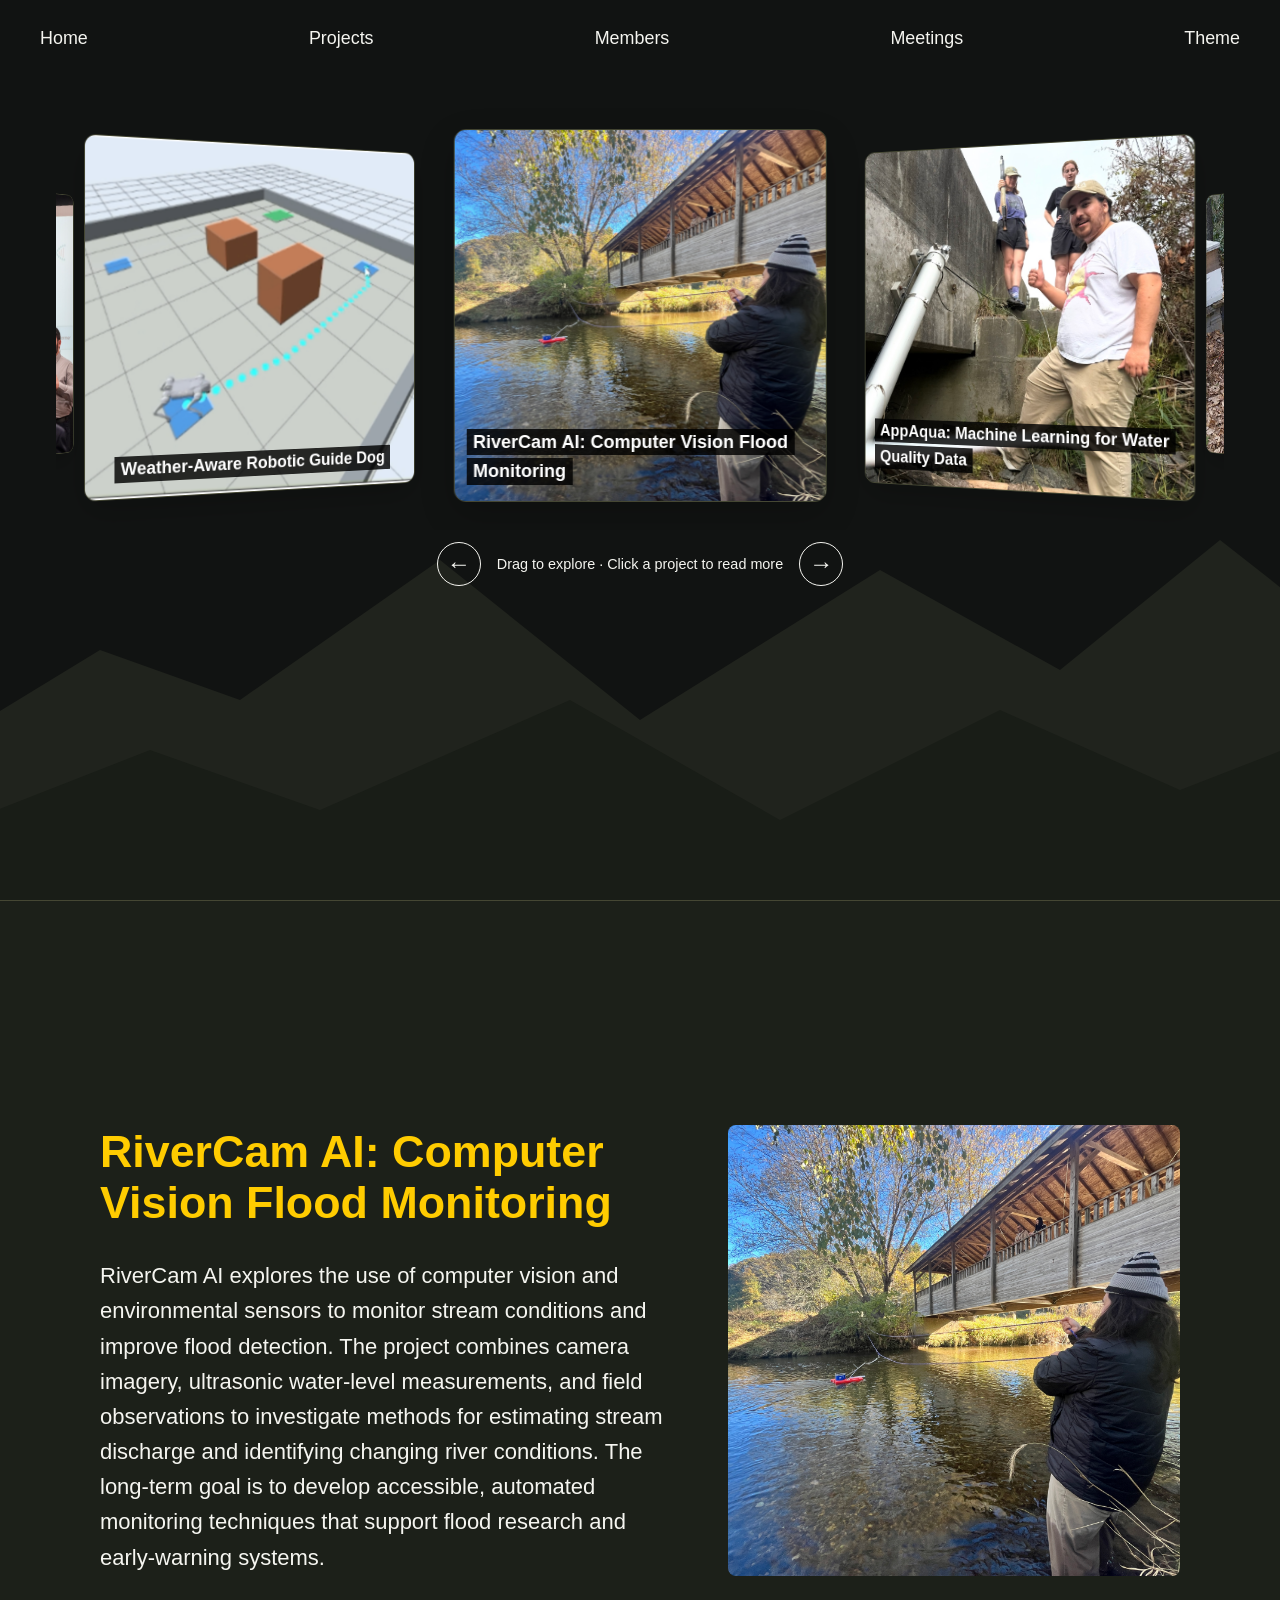
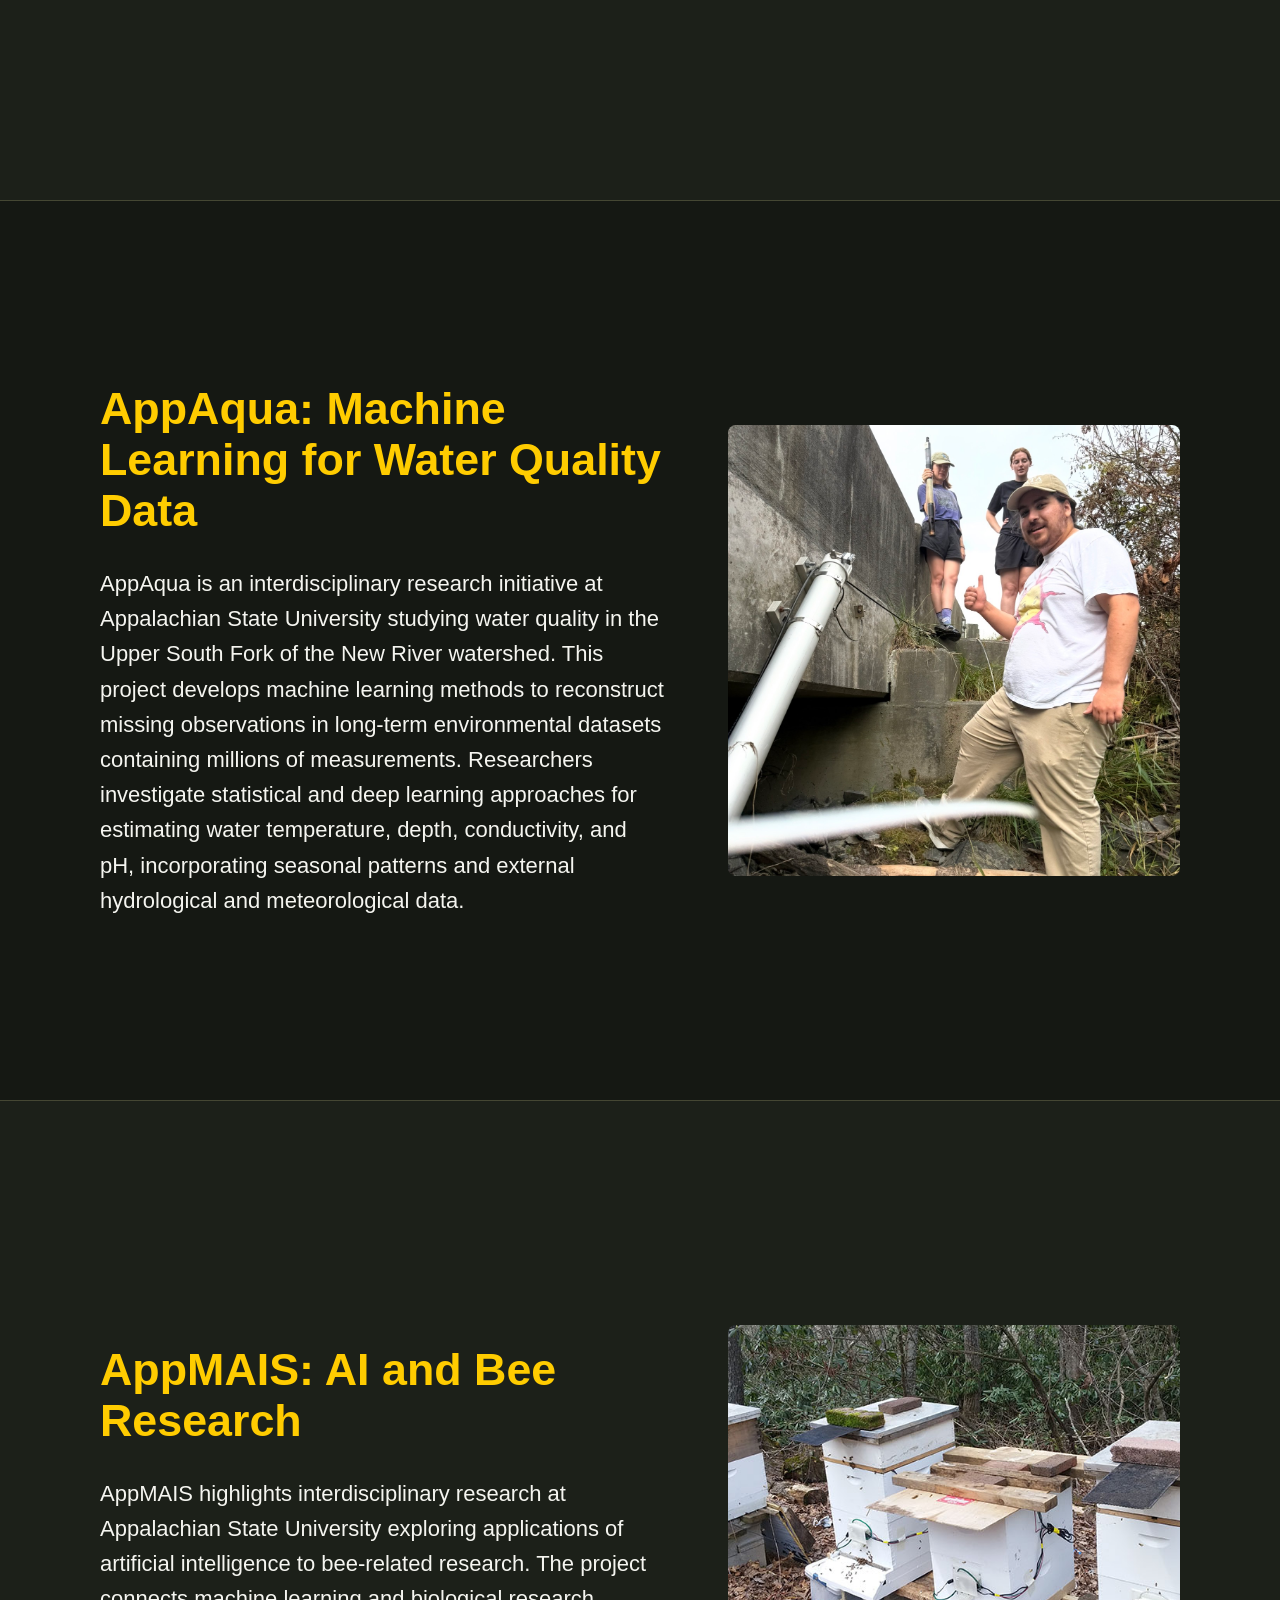
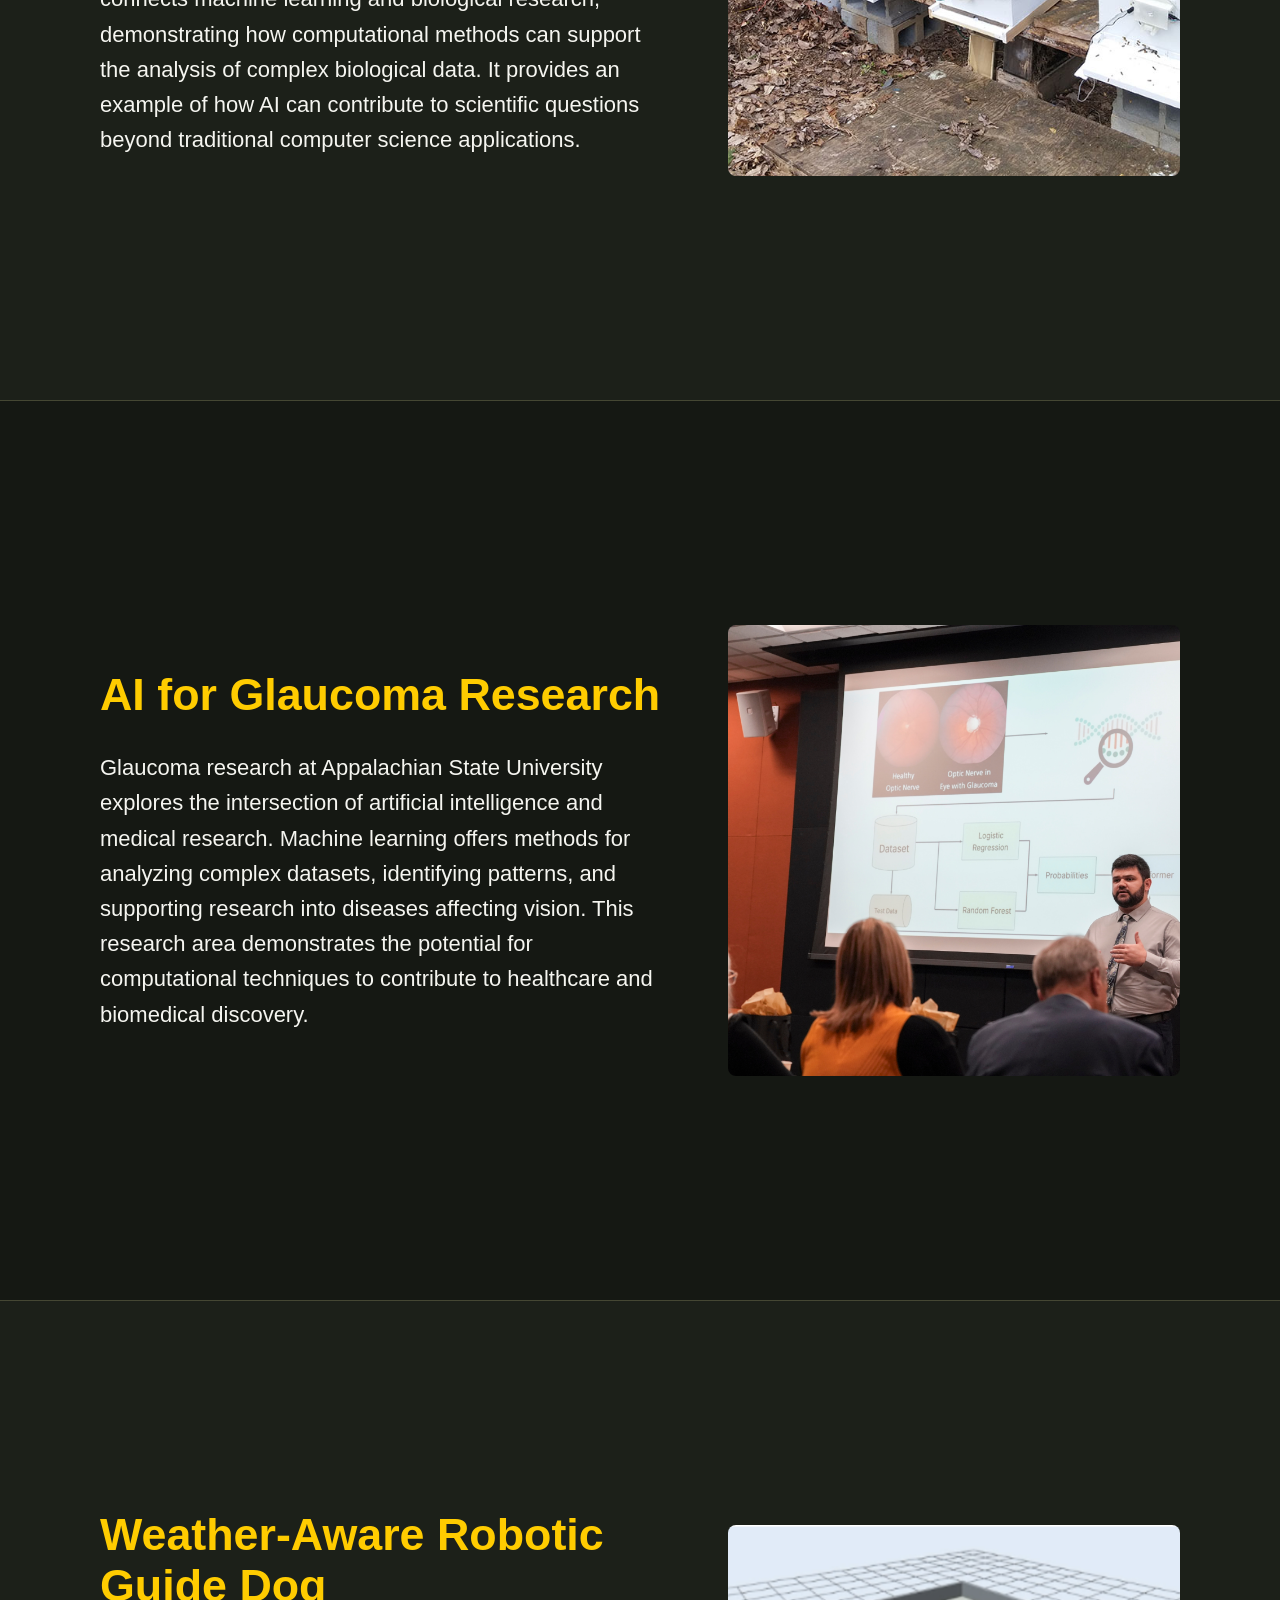
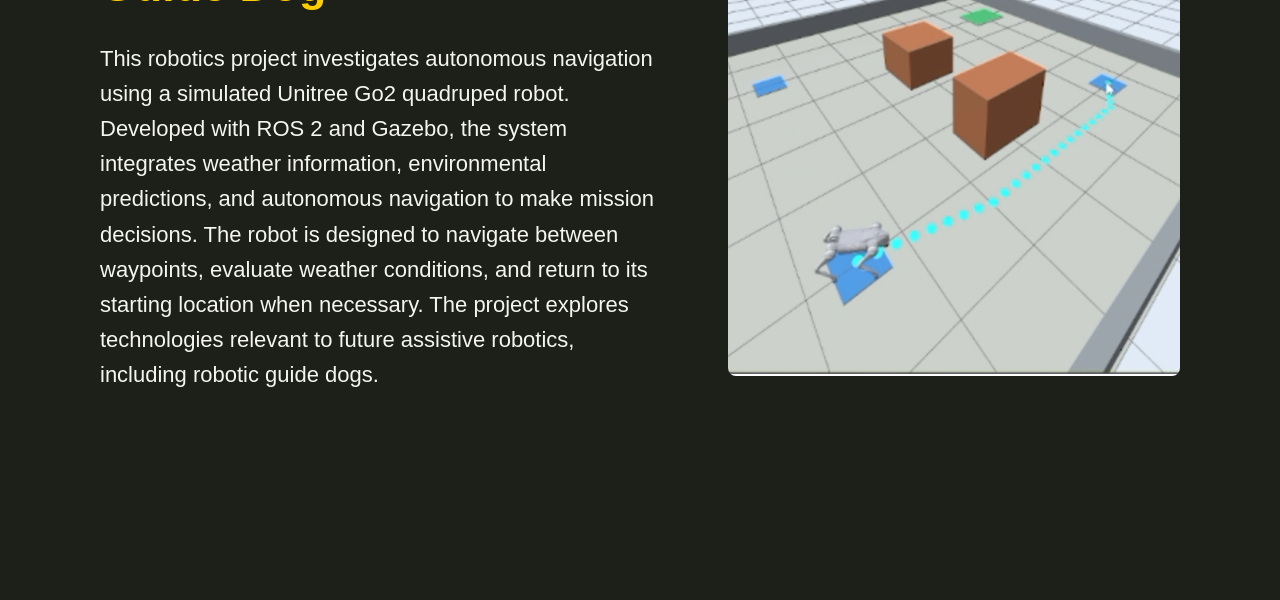
<file: pages/projects.html>
<!DOCTYPE html>

<html lang="en">

<head>

    <meta charset="UTF-8">

    <meta name="viewport" content="width=device-width, initial-scale=1.0">

    <title>Projects</title>

    <link rel="stylesheet" href="../css/projects-style.css?v=project-images">
    <link rel="stylesheet" href="../css/themes.css">
    <script src="../scripts/theme.js"></script>

    <!-- Carousel overrides are scoped so the rest of the site keeps its styling. -->
    <style>
        .projects.project-carousel {
            display: block;
            width: min(100%, 1200px);
            max-width: 100%;
            min-width: 0;
            box-sizing: border-box;
            margin-inline: auto;
            padding: 24px 16px;
        }
        .project-carousel .carousel-viewport {
            overflow: hidden;
            position: relative;
            width: 100%;
            padding-block: 28px;
            touch-action: pan-y pinch-zoom;
            cursor: grab;
        }
        .project-carousel .carousel-viewport.is-dragging { cursor: grabbing; }
        .project-carousel .carousel-track {
            display: flex;
            gap: 24px;
            width: 100%;
            will-change: transform;
        }
        .project-carousel .carousel-track > .project-link {
            display: block;
            flex: 0 0 calc((100% - 48px) / 3);
            min-width: 0;
            width: auto;
            margin: 0;
            box-sizing: border-box;
            user-select: none;
            -webkit-user-select: none;
            -webkit-user-drag: none;
            transform-origin: center center;
            transition: none;
            position: relative;
        }
        .project-carousel .project-card {
            box-sizing: border-box;
            width: 100%;
            height: 100%;
            min-height: 240px;
            overflow-wrap: anywhere;
        }
        .project-carousel .project-link:focus-visible {
            outline: 3px solid currentColor;
            outline-offset: -3px;
            border-radius: 8px;
        }
        .project-carousel .carousel-controls {
            display: flex;
            justify-content: center;
            align-items: center;
            gap: 16px;
            margin-top: 12px;
        }
        .project-carousel .carousel-button {
            display: inline-grid;
            place-items: center;
            width: 44px;
            height: 44px;
            padding: 0;
            border: 1px solid currentColor;
            border-radius: 50%;
            background: transparent;
            color: inherit;
            font: inherit;
            font-size: 24px;
            cursor: pointer;
        }
        .project-carousel .carousel-hint { margin: 0; font-size: .9rem; }
        .project-carousel .carousel-sr-only {
            position: absolute;
            width: 1px;
            height: 1px;
            padding: 0;
            margin: -1px;
            overflow: hidden;
            clip-path: inset(50%);
            white-space: nowrap;
        }
        .project-carousel .carousel-controls[hidden] { display: none; }
        @media (max-width: 850px) {
            .project-carousel .carousel-track > .project-link {
                flex-basis: calc((100% - 24px) / 2);
            }
        }
        @media (max-width: 540px) {
            .project-carousel .carousel-track > .project-link { flex-basis: 82%; }
        }
        /* Without JavaScript, all eight links remain available by scrolling. */
        .project-carousel:not(.is-ready) .carousel-viewport { overflow-x: auto; }
    </style>

</head>



    <!-- NAVIGATION -->


<body data-set="projects">





    <!-- ========================================

         MAIN SPLASH SCREEN

    ========================================= -->



    <section class="splash">
        <canvas class="wave-background" data-variant="projects" aria-hidden="true"></canvas>
        <nav>
            <a href="../index.html">Home</a>

            <a href="./projects.html">Projects</a>

            <a href="members.html">Members</a>

            <a href="meetings.html">Meetings</a>

            <div class="theme-control">
            <button class="theme-toggle" type="button" aria-expanded="false" aria-controls="theme-options">Theme</button>
            <div class="theme-options" id="theme-options" hidden></div>
            </div>
        </nav>







        <!-- --------------------

             PROJECT BOXES

        --------------------- -->



        <main class="projects project-carousel" aria-label="Projects">
            <div class="carousel-viewport" id="project-carousel" role="region"
                 aria-roledescription="carousel" aria-label="Project cards"
                 aria-describedby="carousel-hint" tabindex="0">
                <div class="carousel-track">



            <a href="#project1" class="project-link">
                <div class="project-card project-card--photo">
                    <img class="project-thumbnail" src="../images/projects/RiverCam%20AI.JPG" alt="" width="4032" height="3024">
                    <span class="project-card-caption"><span class="project-card-title">RiverCam AI: Computer Vision Flood Monitoring</span></span>
                </div>
            </a>

            <a href="#project2" class="project-link">
                <div class="project-card project-card--photo">
                    <img class="project-thumbnail" src="../images/projects/AppAqua.jpeg" alt="" width="1284" height="1707">
                    <span class="project-card-caption"><span class="project-card-title">AppAqua: Machine Learning for Water Quality Data</span></span>
                </div>
            </a>

            <a href="#project3" class="project-link">
                <div class="project-card project-card--photo">
                    <img class="project-thumbnail" src="../images/projects/AppMAIS.jpg" alt="" width="900" height="580">
                    <span class="project-card-caption"><span class="project-card-title">AppMAIS: AI and Bee Research</span></span>
                </div>
            </a>

            <a href="#project4" class="project-link">
                <div class="project-card project-card--photo">
                    <img class="project-thumbnail" src="../images/projects/glaucoma.png" alt="" width="1200" height="800">
                    <span class="project-card-caption"><span class="project-card-title">AI for Glaucoma Research</span></span>
                </div>
            </a>

            <a href="#project5" class="project-link">
                <div class="project-card project-card--photo">
                    <img class="project-thumbnail" src="../images/projects/Unitree%20Guide.png" alt="" width="1214" height="852">
                    <span class="project-card-caption"><span class="project-card-title">Weather-Aware Robotic Guide Dog</span></span>
                </div>
            </a>


                        </div>
            </div>
            <div class="carousel-controls" hidden>
                <button class="carousel-button" type="button" data-direction="-1"
                        aria-label="Previous project" aria-controls="project-carousel">&#8592;</button>
                <p class="carousel-hint" id="carousel-hint">Drag to explore · Click a project to read more</p>
                <button class="carousel-button" type="button" data-direction="1"
                        aria-label="Next project" aria-controls="project-carousel">&#8594;</button>
            </div>
            <p class="carousel-sr-only" aria-live="polite" aria-atomic="true"></p>
        </main>


    </section>


    <!-- PROJECT 1: RiverCam AI -->
<section id="project1" class="project-section project-section--with-image">
    <div class="project-description">
    <h2>RiverCam AI: Computer Vision Flood Monitoring</h2>
    <p>
        RiverCam AI explores the use of computer vision and
        environmental sensors to monitor stream conditions and
        improve flood detection. The project combines camera
        imagery, ultrasonic water-level measurements, and field
        observations to investigate methods for estimating
        stream discharge and identifying changing river conditions.
        The long-term goal is to develop accessible, automated
        monitoring techniques that support flood research and
        early-warning systems.
    </p>
    </div>
    <img class="project-detail-image" src="../images/projects/RiverCam%20AI.JPG" alt="Fieldwork beside a covered bridge, with a floating instrument on the river." width="4032" height="3024" loading="lazy" decoding="async">
</section>

<!-- PROJECT 2: AppAqua -->
<section id="project2" class="project-section project-section--with-image">
    <div class="project-description">
    <h2>AppAqua: Machine Learning for Water Quality Data</h2>
    <p>
        AppAqua is an interdisciplinary research initiative at
        Appalachian State University studying water quality in
        the Upper South Fork of the New River watershed.
        This project develops machine learning methods to
        reconstruct missing observations in long-term environmental
        datasets containing millions of measurements.
        Researchers investigate statistical and deep learning
        approaches for estimating water temperature, depth,
        conductivity, and pH, incorporating seasonal patterns
        and external hydrological and meteorological data.
    </p>
    </div>
    <img class="project-detail-image" src="../images/projects/AppAqua.jpeg" alt="Three people conducting fieldwork beside a water-monitoring installation." width="1284" height="1707" loading="lazy" decoding="async">
</section>

<!-- PROJECT 3: AppMAIS -->
<section id="project3" class="project-section project-section--with-image">
    <div class="project-description">
    <h2>AppMAIS: AI and Bee Research</h2>
    <p>
        AppMAIS highlights interdisciplinary research at
        Appalachian State University exploring applications
        of artificial intelligence to bee-related research.
        The project connects machine learning and biological
        research, demonstrating how computational methods
        can support the analysis of complex biological data.
        It provides an example of how AI can contribute to
        scientific questions beyond traditional computer
        science applications.
    </p>
    </div>
    <img class="project-detail-image" src="../images/projects/AppMAIS.jpg" alt="Four beehives fitted with monitoring equipment in a wooded apiary." width="900" height="580" loading="lazy" decoding="async">
</section>

<!-- PROJECT 4: Glaucoma Research -->
<section id="project4" class="project-section project-section--with-image">
    <div class="project-description">
    <h2>AI for Glaucoma Research</h2>
    <p>
        Glaucoma research at Appalachian State University
        explores the intersection of artificial intelligence
        and medical research. Machine learning offers methods
        for analyzing complex datasets, identifying patterns,
        and supporting research into diseases affecting vision.
        This research area demonstrates the potential for
        computational techniques to contribute to healthcare
        and biomedical discovery.
    </p>
    </div>
    <img class="project-detail-image" src="../images/projects/glaucoma.png" alt="A presenter explaining machine-learning methods for glaucoma research to an audience." width="1200" height="800" loading="lazy" decoding="async">
</section>

<!-- PROJECT 5: Unitree Robot -->
<section id="project5" class="project-section project-section--with-image">
    <div class="project-description">
    <h2>Weather-Aware Robotic Guide Dog</h2>
    <p>
        This robotics project investigates autonomous navigation
        using a simulated Unitree Go2 quadruped robot.
        Developed with ROS 2 and Gazebo, the system integrates
        weather information, environmental predictions, and
        autonomous navigation to make mission decisions.
        The robot is designed to navigate between waypoints,
        evaluate weather conditions, and return to its
        starting location when necessary. The project explores
        technologies relevant to future assistive robotics,
        including robotic guide dogs.
    </p>
    </div>
    <img class="project-detail-image" src="../images/projects/Unitree%20Guide.png" alt="A simulated quadruped robot following a dotted route around obstacles." width="1214" height="852" loading="lazy" decoding="async">
</section>








    <!-- Homepage wave animation, with a 2x spatial zoom. -->
    <script src="../scripts/waves.js" defer></script>

    <script>
    (() => {
        const carousel = document.querySelector('.project-carousel');
        const viewport = carousel.querySelector('.carousel-viewport');
        const track = carousel.querySelector('.carousel-track');
        const originals = Array.from(track.children);
        const count = originals.length;
        const status = carousel.querySelector('[aria-live]');
        const reducedMotion = window.matchMedia('(prefers-reduced-motion: reduce)');
        let offset = 0, stride = 0, cycle = 0;
        let cardWidth = 0, viewportWidth = 0;
        let frame = 0, velocity = 0, pointer = null, suppressClick = false;
        let keyboardNavigation = false;

        // Pointer focus must not realign the track (including touch focus after release).
        document.addEventListener('pointerdown', () => { keyboardNavigation = false; }, true);
        document.addEventListener('keydown', () => { keyboardNavigation = true; }, true);

        // One extra set on either side makes every wrap visually identical.
        // Only the original links participate in keyboard/screen-reader navigation.
        const copy = (card) => {
            const clone = card.cloneNode(true);
            clone.setAttribute('aria-hidden', 'true');
            clone.setAttribute('tabindex', '-1');
            clone.querySelectorAll('[id]').forEach(node => node.removeAttribute('id'));
            clone.removeAttribute('id');
            clone.querySelectorAll('a, button, input, select, textarea, [tabindex]')
                .forEach(node => node.setAttribute('tabindex', '-1'));
            return clone;
        };
        track.prepend(...originals.map(copy));
        track.append(...originals.map(copy));
        const visibleCards = Array.from(track.children);
        track.querySelectorAll('a, img').forEach(node => node.draggable = false);

        const wrap = value => ((value % cycle) + cycle) % cycle;
        function render() {
            if (!cycle) return;
            offset = wrap(offset);
            const centerShift = (viewportWidth - cardWidth) / 2;
            track.style.transform = `translate3d(${centerShift - cycle - offset}px, 0, 0)`;
            // Project the front of a circular path onto the screen. Each card's
            // appearance depends on its current position, so wraps stay seamless.
            const radius = Math.max(viewportWidth * .68, cardWidth * 1.3);
            visibleCards.forEach((card, index) => {
                const distance = (index - count) * stride - offset;
                const angle = distance / radius;
                if (Math.abs(angle) > Math.PI / 2) {
                    card.style.opacity = '0';
                    card.style.pointerEvents = 'none';
                    return;
                }
                card.style.opacity = '1';
                card.style.pointerEvents = '';
                const depth = 1 - Math.cos(angle);
                const shiftX = radius * Math.sin(angle) - distance;
                const scale = 1 - .55 * depth;
                const turn = -angle * 180 / Math.PI * .65;
                card.style.transform = `translate3d(${shiftX}px, ${18 * depth}px, 0) perspective(1000px) rotateY(${turn}deg) scale(${scale})`;
                card.style.zIndex = String(Math.round(100 * Math.cos(angle)));
            });
        }
        function stop() {
            cancelAnimationFrame(frame);
            frame = 0;
            velocity = 0;
        }
        function measure() {
            const position = stride ? offset / stride : 0;
            stop();
            // Read layout dimensions, not transformed bounds: the cards now turn and scale.
            cardWidth = parseFloat(getComputedStyle(originals[0]).width);
            viewportWidth = viewport.clientWidth;
            stride = cardWidth + parseFloat(getComputedStyle(track).columnGap);
            cycle = stride * count;
            offset = position * stride;
            render();
        }
        function announce() {
            const index = Math.round(offset / stride) % count;
            const card = originals[index];
            status.textContent = `Project ${index + 1} of ${count}: ${card.getAttribute('aria-label') || card.textContent.trim()}`;
        }
        function step(direction) {
            if (!stride) return;
            stop();
            const start = offset;
            const distance = (Math.round(offset / stride) + direction) * stride - offset;
            const began = performance.now();
            function tick(now) {
                const progress = reducedMotion.matches ? 1 : Math.min((now - began) / 300, 1);
                offset = start + distance * (1 - Math.pow(1 - progress, 3));
                render();
                if (progress < 1) frame = requestAnimationFrame(tick);
                else { frame = 0; announce(); }
            }
            frame = requestAnimationFrame(tick);
        }
        function coast() {
            if (reducedMotion.matches || Math.abs(velocity) < .02) return;
            let previous = performance.now();
            function tick(now) {
                const elapsed = Math.min(now - previous, 32);
                previous = now;
                offset += velocity * elapsed;
                velocity *= Math.exp(-elapsed / 250);
                render();
                if (Math.abs(velocity) > .02) frame = requestAnimationFrame(tick);
                else { frame = 0; announce(); }
            }
            frame = requestAnimationFrame(tick);
        }
        viewport.addEventListener('pointerdown', event => {
            if (!event.isPrimary || event.button !== 0) return;
            stop();
            suppressClick = false;
            pointer = { id: event.pointerId, x: event.clientX, y: event.clientY,
                lastX: event.clientX, time: performance.now(), dragging: false };
        });
        viewport.addEventListener('pointermove', event => {
            if (!pointer || pointer.id !== event.pointerId) return;
            const dx = event.clientX - pointer.x;
            const dy = event.clientY - pointer.y;
            if (!pointer.dragging) {
                if (Math.abs(dx) < 6 && Math.abs(dy) < 6) return;
                if (Math.abs(dy) > Math.abs(dx)) { pointer = null; return; }
                pointer.dragging = true;
                suppressClick = true;
                viewport.setPointerCapture(event.pointerId);
                viewport.classList.add('is-dragging');
            }
            event.preventDefault();
            const now = performance.now();
            const delta = pointer.lastX - event.clientX;
            velocity = Math.max(-3, Math.min(3, delta / Math.max(now - pointer.time, 1)));
            offset += delta;
            pointer.lastX = event.clientX;
            pointer.time = now;
            render();
        });
        function release(event) {
            if (!pointer || pointer.id !== event.pointerId) return;
            const dragged = pointer.dragging;
            if (performance.now() - pointer.time > 80) velocity = 0;
            pointer = null;
            viewport.classList.remove('is-dragging');
            if (viewport.hasPointerCapture(event.pointerId)) viewport.releasePointerCapture(event.pointerId);
            if (dragged && event.type === 'pointerup') coast();
            else stop();
        }
        window.addEventListener('pointerup', release);
        window.addEventListener('pointercancel', release);
        viewport.addEventListener('lostpointercapture', release);
        viewport.addEventListener('dragstart', event => event.preventDefault());
        viewport.addEventListener('click', event => {
            if (suppressClick && event.detail !== 0) {
                event.preventDefault();
                event.stopPropagation();
                suppressClick = false;
            }
        }, true);
        carousel.querySelectorAll('[data-direction]').forEach(button => {
            button.addEventListener('click', () => step(Number(button.dataset.direction)));
        });
        viewport.addEventListener('keydown', event => {
            if (event.key !== 'ArrowLeft' && event.key !== 'ArrowRight') return;
            event.preventDefault();
            step(event.key === 'ArrowRight' ? 1 : -1);
            viewport.focus({ preventScroll: true });
        });
        originals.forEach((card, index) => {
            card.addEventListener('focus', () => {
                viewport.scrollLeft = 0;
                if (!keyboardNavigation) return;
                stop();
                // Reveal the actual focused link, even if its visual duplicate was visible.
                offset = index * stride;
                render();
            });
        });
        // The transform owns horizontal positioning; native focus scrolling must not shift it.
        viewport.addEventListener('scroll', () => { viewport.scrollLeft = 0; });
        document.addEventListener('visibilitychange', () => { if (document.hidden) stop(); });
        reducedMotion.addEventListener('change', stop);
        carousel.querySelector('.carousel-controls').hidden = false;
        carousel.classList.add('is-ready');
        new ResizeObserver(measure).observe(viewport);
        measure();
    })();
    </script>

</body>

</html>
</file>
<file: css/style.css>
* {
    box-sizing: border-box;
    margin: 0;
    padding: 0;
}


html {
    scroll-behavior: smooth;
}


body {
    background-color: black;
    font-family: Arial, sans-serif;
}


/* SPLASH SCREEN */

.splash {
    min-height: 100vh;
    background-color: #302477;

    position: relative;
    overflow: hidden;
}


/* Put navigation/cards above animated background */

.splash nav,
.splash .projects {
    position: relative;
    z-index: 2;
}



/* NAVIGATION */

nav {
    display: flex;
    justify-content: space-between;
    align-items: center;
    flex-wrap: wrap;
    gap: 14px 24px;
    max-width: 1280px;
    margin-inline: auto;
    padding: 28px 40px;
}


nav a {
    color: #eef0ff;
    text-shadow: 0 1px 8px rgba(12, 6, 55, 0.7);
    text-decoration: none;

    font-size: clamp(1rem, 1.4vw, 1.35rem);
}


nav a:hover {
    color: white;
}



/* TYPED HOMEPAGE MESSAGE */

.hero-copy {
    position: absolute;
    top: 50%;
    left: 50%;
    transform: translate(-50%, -50%);
    z-index: 2;
    color: white;
    text-align: center;
    white-space: nowrap;
    text-shadow: 0 3px 28px rgba(0, 0, 0, 0.95);
}

.hero-title,
.hero-subtitle {
    position: relative;
    width: max-content;
    max-width: 96vw;
    margin-inline: auto;
    line-height: 1.1;
}

.hero-title {
    font-size: clamp(1rem, 4.6vw, 4.5rem);
}

.hero-subtitle {
    margin-top: 1rem;
    font-size: clamp(0.8rem, 2.2vw, 2rem);
    font-weight: normal;
}

.title-guide {
    visibility: hidden;
}

.typed-text {
    position: absolute;
    left: 0;
    top: 0;
}

.typed-text.is-typing {
    border-right: 0.06em solid white;
    padding-right: 0.04em;
    animation: caretBlink 0.75s step-end infinite;
}

@keyframes caretBlink {
    50% { border-color: transparent; }
}

div.Newsletter{
    position: absolute;
    bottom:0%;
    left: 0%;
    width: 1em;
    height: -1em;
    z-index: 3;
}
</file>
<file: css/themes.css>
/* Load standard skins as render-blocking CSS, before any page can paint.
   Their data-theme selectors keep inactive skins out of the cascade. */
@import url("../themes/appstate/theme.css");
@import url("../themes/original/theme.css");
@import url("../themes/classic/theme.css");
@import url("../themes/luke/theme.css");
@import url("../themes/matrix/theme.css");

/* Shared theme controls. */
:root {
    --theme-accent: #c7c2ff;
    --theme-text: #f5f5f0;
    --theme-surface: #191c18;
    --theme-border: #454733;
}
/* Keep dropdowns above project content in both themes. */
.splash nav {
    position: relative;
    z-index: 3;
}
.theme-control {
    position: relative;
    display: inline-flex;
    color: #e7e5f7;
    font: 12px/1.4 monospace;
    letter-spacing: .04em;
    z-index: 10;
}
.theme-control button {
    min-height: 40px;
    padding: 8px 14px;
    color: inherit;
    font: inherit;
    cursor: pointer;
}
.theme-control a{
    min-height: 40px;
    padding: 8px 14px;
    color: inherit;
    font: inherit;
    cursor: pointer;
}
.theme-control .theme-toggle {
    min-height: 0;
    padding: 0;
    border: 0;
    border-radius: 0;
    background: transparent;
    color: #eef0ff;
    font: 400 clamp(1rem, 1.4vw, 1.35rem) Arial, sans-serif;
    letter-spacing: normal;
    text-shadow: 0 1px 8px rgba(12, 6, 55, 0.7);
}
.theme-control .theme-toggle:hover { color: white; }
.theme-options {
    position: absolute;
    top: calc(100% + 8px);
    right: 0;
    min-width: 160px;
    padding: 6px;
    border: 1px solid #555;
    border-radius: 8px;
    background: #181818;
    box-shadow: 0 12px 28px #0006;
}
.theme-options button {
    display: block;
    width: 100%;
    border: 0;
    border-radius: 4px;
    background: transparent;
    text-align: left;
    color: #f5f5f0;
}
.theme-options a {
    display: block;
    width: 100%;
    border: 0;
    border-radius: 4px;
    background: transparent;
    text-align: left;
    color: #f5f5f0;
}
.theme-options button:hover { background: #ffffff12; }
.theme-options a:hover { background: #ffffff12; }
.theme-options button[aria-pressed="true"] { color: var(--theme-accent); background: #ffffff0a; }
.theme-options button[aria-pressed="true"]::after { content: " ✓"; }
.theme-control button:focus-visible {
    outline: 2px solid var(--theme-accent);
    outline-offset: 3px;
}
.mountain-scene { display: none; }

@media (prefers-reduced-motion: reduce) { html { scroll-behavior: auto; } }

.theme-status {
    position: fixed;
    bottom: 12px;
    left: 12px;
    z-index: 100;
    background: #181818;
    color: #fff;
    padding: 8px 12px;
    font: 14px/1.4 sans-serif;
}
.theme-status:empty { display: none; }
</file>
<file: themes/file-explorer/theme.css>
* {
    font-family: 'Segoe UI', Tahoma, Geneva, Verdana, sans-serif;
}

div.topbar-desktop {
    position: fixed;
    top: 0.6em;
    border: 0.0625rem solid rgb(255, 250, 250);
    border-radius: 0.3125rem;
    background-color: rgb(255, 250, 250);
    height: 1.875rem;
    width: 15rem;
    z-index: 11;
}

div.topbar-desktop p {
    position: fixed;
    top: 0.1875rem;
    left: 0.9375rem;
    font-size: 0.8125rem;
    background-color: white;
    z-index: 10;
}

div.mid-topbar {
    position: fixed;
    left: 0;
    width: 100%;
    top: 2.4375rem;
    display: flex;
    gap: 1.875rem;
    text-indent: 0.9375rem;
    border: 0.0625rem solid rgb(255, 250, 250);
    background-color: rgb(255, 250, 250);
}

div.mid-topbar>div.textbox {
    position: relative;
    background-color: white;
    border: 0.0625rem solid rgb(0 0 0);
    border-radius: 0.25rem;
    top: 0.5rem;
    height: 1.875rem;
    width: 71.25rem;
}

div.mid-topbar>div.textbox p {
    position: relative;
    top: -0.5625rem;
    font-size: 0.875rem;
}

div.mid-topbar>div.searchbox {
    position: relative;
    top: 0.5rem;
    left: -1.125rem;
    width: 29.6875rem;
    height: 1.875rem;
    border: 0.0625rem solid rgb(0, 0, 0);
    border-radius: 0.25rem;
    display: flex;
}

div.mid-topbar>div.searchbox p {
    position: relative;
    top: -0.5625rem;
    font-size: 0.875rem;
    white-space: nowrap;
}

div.mid-topbar>div.searchbox p#mag-glass {
    margin-right: 0;

}

div.topbar-background {
    position: fixed;
    border: 0.0625rem solid rgb(238, 236, 232);
    left: 0;
    top: 0;
    height: 5.46875rem;
    width: 100%;
    background-color: rgb(238, 236, 232);
}

div.lower-topbar {
    position: fixed;
    top: 5.46875rem;
    left: 0;
    width: 100%;
    height: 2.875rem;
    border: 0.0625rem solid rgb(185, 184, 184);
    display: flex;
    gap: 3.125rem;
}

div.lower-topbar p {
    position: relative;
    left: 1.25rem;
    top: -0.25rem;
}

div.sidebar {
    position: fixed;
    left: 0%;
    top: 8.4375rem;
    height: 10.625rem;
    width: 7.1875rem;
    border-bottom: 0.0625rem solid rgb(185, 184, 184);
    border-right: 0.0625rem solid rgb(185, 184, 184);
    border-radius: 0;
    padding: 0;
    white-space: nowrap;

}

div.sidebar li {
    display: flex;
    position: relative;
    justify-content: center;
    align-items: center;
    list-style-type: none;
    width: 6.875rem;
    height: 1.875rem;
    left: -2.3125rem;
    font-size: 0.8125rem;
    text-decoration: none;
    color: inherit;
    cursor: default;
    border-radius: 0.25rem;
}

div.sidebar li button {
    background: none;
    width: 6.875rem;
    height: 1.875rem;
    border-radius: 0.25rem;
    border: none;
    padding: 0;
    margin: 0;
    font: inherit;
    color: inherit;
    cursor: pointer;
    /* Keeps it clear that it is still clickable */
    outline: inherit;
}

div.sidebar li a {
    display: flex;
    width: 6.875rem;
    height: 1.875rem;
    border-radius: 0.25rem;
    border: none;
    place-items: center;
    align-items: center;
    justify-content: center;
    text-decoration: none;
    font: inherit;
    color: inherit;
    cursor: pointer;
    /* Keeps it clear that it is still clickable */
    outline: inherit;
}

div.sidebar li:hover {
    background-color: rgb(202, 231, 255)
}

div.lower-sidebar {
    position: fixed;
    left: 0%;
    top: 18.75rem;
    width: 7.1875rem;
    height: 40rem;
    font-size: 0.8125rem;
    border-right: 0.0625rem solid rgb(185, 184, 184);
}

div.lower-sidebar ul li {
    position: relative;
    height: 1.875rem;
}

div.lower-sidebar ul li::marker {
    content: ">     ";
}

div#home-page {
    position: fixed;
    top: 8.4rem;
    left: 7.2rem;
    width: 100%;
    height: 100%;
    text-align: center;
    justify-content: center;
    display: none;
}

div#home-page header {
    position: relative;
    top: 8rem;
    left: 0rem;
    font-size: clamp(2rem, 4vw + 1rem, 4rem);
}

div#home-page p {
    position: relative;
    top: 9rem;
    left: 0rem;
    font-size: clamp(0.4rem, 4vw + 1rem, 2rem);
}
div#projects-page{
    position: fixed;
    top: 8.4rem;
    left: 7.2rem;
    width: calc(100% - 7.2rem);
    height: calc(100vh - 8.4rem);
    overflow-y: auto;
    overflow-x: hidden;
    display: none;
}
div#projects-page img{
    height: 20rem;
    width: 20rem;
}

div#projects-page h1 {
    text-align: center;
    font-size: clamp(1rem, 4vw + 1rem, 2rem);
}

div#projects-page h2 {
    margin-left: 2rem;
    margin-top: 4rem;
}

div#projects-page ul li::marker {
    content: none;
}
div#members-page {
    position: fixed;
    top: 8.4rem;
    left: 7.2rem;
    width: calc(100% - 7.2rem);
    height: calc(100vh - 8.4rem);
    overflow-y: auto;
    overflow-x: hidden;
    display: none;
}

div#members-page header {
    text-align: center;
    font-size: clamp(1rem, 4vw + 1rem, 2rem);
}

div#members-page ul li::marker {
    content: none;
}

div#members-page img {
    height: 8rem;
    width: 8rem;
    border-radius: 1rem;
}
div#meetings-page{
    position: fixed;
    top: 8.4rem;
    left: 7.2rem;
    width: calc(100% - 7.2rem);
    height: calc(100vh - 8.4rem);
    overflow-y: auto;
    overflow-x: hidden;
    display: none;
}

div#meetings-page header {
    text-align: center;
    font-size: clamp(1rem, 4vw + 1rem, 2rem);
}

div#meetings-page h1,
div#meetings-page span,
div#meetings-page h2,
div#meetings-page p,
div#meetings-page h3,
div#meetings-page a {
    margin-left: 2rem;
    margin-right: 2rem;
}

div#meetings-page h3 {
    font-weight: normal;
}

div#meetings-page *#endOfText {
    margin-bottom: 8rem;
}
div#meetings-page a#endOfText{
    display: inline-block;
    margin-bottom: 8rem;
}
</file>
<file: css/meetings-style.css>
* {
    box-sizing: border-box;
    margin: 0;
    padding: 0;
}

html {
    scroll-behavior: smooth;
}

body {
    background-color: #302477;
    color: #eef0ff;
    font-family: Arial, sans-serif;
    min-height: 100vh;
}




.meetings-page {
    min-height: 100vh;
    position: relative;
    overflow: hidden;
}

.meetings-page canvas {
    position: fixed;
    inset: 0;
    width: 100%;
    height: 100%;
    z-index: 0;
}




nav {
    position: relative;
    z-index: 2;

    display: flex;
    justify-content: space-between;
    align-items: center;
    flex-wrap: wrap;

    gap: 14px 24px;

    max-width: 1280px;
    margin-inline: auto;
    padding: 28px 40px;
}

nav a {
    color: #eef0ff;
    text-shadow: 0 1px 8px rgba(12, 6, 55, 0.7);

    text-decoration: none;
    font-size: clamp(1rem, 1.4vw, 1.35rem);
}

nav a:hover {
    color: white;
}




main {
    position: relative;
    z-index: 1;

    width: min(1100px, 92%);
    margin: 0 auto;

    padding: 45px 0 80px;
}




.section {
    margin-bottom: 65px;
}

.section-title {
    margin-bottom: 25px;

    color: white;
    font-size: clamp(2rem, 4vw, 3.5rem);
    font-weight: 600;

    text-shadow: 0 3px 20px rgba(0, 0, 0, 0.65);
}




.upcoming-card {
    padding: 35px;

    background: rgba(15, 10, 55, 0.65);
    border: 1px solid rgba(255, 255, 255, 0.18);
    border-radius: 18px;

    box-shadow:
        0 15px 40px rgba(0, 0, 0, 0.3),
        inset 0 1px 0 rgba(255, 255, 255, 0.08);

    backdrop-filter: blur(8px);
}

.meeting-date {
    color: #c7c2ff;
    font-size: 1rem;
    font-weight: bold;
    text-transform: uppercase;
    letter-spacing: 0.08em;

    margin-bottom: 10px;
}

.meeting-title {
    color: white;
    font-size: clamp(1.5rem, 3vw, 2.4rem);
    margin-bottom: 15px;
}

.meeting-details {
    display: flex;
    flex-wrap: wrap;
    gap: 10px 30px;

    margin-bottom: 20px;

    color: #d8d6ef;
    font-size: 1.05rem;
}

.meeting-description {
    max-width: 750px;

    color: #e7e5f7;
    line-height: 1.7;
    font-size: 1.05rem;
}


/* --------------------
       PREVIOUS MEETINGS
    -------------------- */

.previous-list {
    display: flex;
    flex-direction: column;
    gap: 16px;
}

.previous-meeting {
    display: grid;
    grid-template-columns: 180px 1fr auto;
    align-items: center;
    gap: 25px;

    padding: 22px 25px;

    background: rgba(15, 10, 55, 0.55);
    border: 1px solid rgba(255, 255, 255, 0.12);
    border-radius: 12px;

    backdrop-filter: blur(6px);

    transition:
        background-color 0.2s ease,
        transform 0.2s ease;
}

.previous-meeting:hover {
    background: rgba(25, 18, 75, 0.75);
    transform: translateY(-2px);
}

.previous-date {
    color: #c7c2ff;
    font-weight: bold;
}

.previous-info h3 {
    color: white;
    font-size: 1.2rem;
    margin-bottom: 6px;
}

.previous-info p {
    color: #c9c6df;
    line-height: 1.5;
}

.meeting-link {
    color: #ffffff;
    text-decoration: none;

    padding: 9px 15px;

    background-color:rgba(255, 255, 255, 0.12);
    border-color:rgba(255, 255, 255, 0.6);

    border: 1px solid rgba(255, 255, 255, 0.3);
    border-radius: 8px;

    transition:
        background-color 0.2s ease,
        border-color 0.2s ease;
}

.meeting-link:hover {
    background-color: rgba(255, 255, 255, 0.6);
    border-color: rgba(255, 255, 255, 0.6);
}

/* --------------------
EXPANDABLE CONTENT
-------------------- */

.meeting-expanded {
display: none;

grid-column: 1 / -1;

margin-top: 10px;
padding-top: 20px;

border-top: 1px solid rgba(255, 255, 255, 0.15);

color: #d8d6ef;
line-height: 1.6;


}

/* Show content when meeting is expanded */

.previous-meeting.expanded .meeting-expanded {
display: block;
}

/* --------------------
MEETING RESOURCES
-------------------- */

.meeting-expanded h4 {
margin-top: 20px;
margin-bottom: 12px;

color: white;
font-size: 1.05rem;


}

/* Put resource links next to each other */

.meeting-links {
display: flex;
flex-wrap: wrap;
gap: 10px;
}

/* Individual resource links */

.meeting-links a {
display: inline-block;

padding: 10px 16px;

color: #eef0ff;
text-decoration: none;

background-color: rgba(255, 255, 255, 0.07);

border: 1px solid rgba(255, 255, 255, 0.25);
border-radius: 8px;

transition:
    background-color 0.2s ease,
    border-color 0.2s ease,
    transform 0.2s ease;


}

.meeting-links a:hover {
background-color: rgba(255, 255, 255, 0.15);

border-color: rgba(255, 255, 255, 0.6);

transform: translateY(-1px);


}

/* --------------------
MOBILE
-------------------- */

@media (max-width: 700px) {

.meeting-expanded {
    grid-column: 1;
}

.meeting-links {
    flex-direction: column;
    align-items: flex-start;
}


}

@media (max-width: 700px) {

    nav {
        justify-content: center;
        padding: 24px 20px;
    }

    main {
        padding-top: 30px;
    }

    .upcoming-card {
        padding: 25px;
    }

    .previous-meeting {
        grid-template-columns: 1fr;
        gap: 10px;
    }

    .meeting-link {
        width: fit-content;
    }
}
</file>
<file: css/members-style.css>
* {
    box-sizing: border-box;
    margin: 0;
    padding: 0;
}

html {
    scroll-behavior: smooth;
}

body {
    background-color: #050505;

    color: white;

    font-family: Arial, sans-serif;

    min-height: 100vh;

    overflow-x: hidden;
}



body::before {
    content: "";

    position: fixed;

    top: 0;
    left: 0;

    width: 100%;
    height: 100%;

    z-index: -2;

    background:
        radial-gradient(circle at 20% 20%,
            rgba(0, 140, 255, 0.20),
            transparent 30%),

        radial-gradient(circle at 80% 30%,
            rgba(138, 43, 226, 0.18),
            transparent 30%),

        radial-gradient(circle at 50% 90%,
            rgba(255, 122, 0, 0.12),
            transparent 35%),

        #050505;
}



header {
    width: 100%;

    text-align: center;

    padding: 30px 20px 25px;

    border-bottom: 2px solid rgba(255, 234, 0, 0.675);

    background-color: rgba(5, 5, 5, 0.9);

    box-shadow:
        0 0 20px rgba(255, 234, 0, 0.15);

    position: relative;

    z-index: 5;
}


header h1 {
    font-size: 42px;

    margin-bottom: 20px;

    color: white;

    text-shadow:
        0 0 8px rgba(255, 234, 0, 0.675),
        0 0 18px rgba(255, 234, 0, 0.15);
}




nav {
    position: relative;
    z-index: 2;

    display: flex;
    justify-content: space-between;
    align-items: center;
    flex-wrap: wrap;

    gap: 14px 24px;

    max-width: 1280px;
    margin-inline: auto;
    padding: 28px 40px;
}

nav a {
    color: #eef0ff;
    text-shadow: 0 1px 8px rgba(12, 6, 55, 0.7);

    text-decoration: none;
    font-size: clamp(1rem, 1.4vw, 1.35rem);
}

nav a:hover {
    color: white;
}





main {
    width: 100%;

    padding: 70px 40px 100px;
}



main>h1 {
    text-align: center;

    font-size: 48px;

    margin-bottom: 60px;

    color: white;

    text-shadow:
        0 0 8px #8a2be2,
        0 0 20px rgba(138, 43, 226, 0.6);
}



.officers {
    display: grid;

    grid-template-columns:
        repeat(3, minmax(250px, 1fr));

    gap: 40px;

    max-width: 1100px;

    margin: 0 auto 90px;
}



div#president {
    min-height: 470px;

    padding: 30px;

    text-align: center;

    background-color: rgba(15, 10, 55, 0.65);

    border: 3px solid rgba(0, 140, 255, 0.45);

    border-radius: 18px;

    box-shadow:
        0 0 12px rgba(0, 140, 255, 0.15);

    transition:
        transform 0.3s ease,
        background-color 0.3s ease,
        border-color 0.3s ease,
        box-shadow 0.3s ease;
}

div#vicePresident {
    min-height: 470px;

    padding: 30px;

    text-align: center;

    background-color: rgba(15, 10, 55, 0.65);

    border: 3px solid #8a2be2;

    border-radius: 18px;

    box-shadow:
        0 0 12px rgba(0, 140, 255, 0.15);

    transition:
        transform 0.3s ease,
        background-color 0.3s ease,
        border-color 0.3s ease,
        box-shadow 0.3s ease;
}

div#academicAdvisor {
    min-height: 470px;

    padding: 30px;

    text-align: center;

    background-color: rgba(15, 10, 55, 0.65);

    border: 3px solid #ff7a00;

    border-radius: 18px;

    box-shadow:
        0 0 12px rgba(0, 140, 255, 0.15);

    transition:
        transform 0.3s ease,
        background-color 0.3s ease,
        border-color 0.3s ease,
        box-shadow 0.3s ease;
}



.officer:hover {
    transform: translateY(-8px);

    background-color: rgba(255, 255, 255, 0.11);

    border-color: #008cff;

    box-shadow:
        0 0 12px #008cff,
        0 0 30px rgba(0, 140, 255, 0.35);
}



div#president .profile {
    width: 190px;

    height: 190px;

    object-fit: cover;

    border-radius: 50%;

    border: 5px solid #008cff;

    margin-bottom: 25px;

    box-shadow:
        0 0 10px #008cff,
        0 0 25px rgba(0, 140, 255, 0.55);
}

div#vicePresident .profile {
    width: 190px;

    height: 190px;

    object-fit: cover;

    border-radius: 50%;

    border: 5px solid #8a2be2;

    margin-bottom: 25px;

    box-shadow:
        0 0 10px #8a2be2,
        0 0 25px rgba(138, 43, 226, 0.55);
}

div#academicAdvisor .profile {
    width: 190px;

    height: 190px;

    object-fit: cover;

    border-radius: 50%;

    border: 5px solid #ff7a00;

    margin-bottom: 25px;

    box-shadow:
        0 0 10px #ff7a00,
        0 0 25px rgba(255, 122, 0, 0.55);
}



.position {
    font-size: 27px;

    margin-bottom: 10px;

    color: white;

    text-shadow:
        0 0 7px rgba(255, 255, 255, 0.5);
}

.officerName {
    font-size: 50px;

    margin-bottom: 20px;

    color: white;

    text-shadow:
        0 0 7px rgba(255, 255, 255, 0.5);
}



.officer p {
    color: #cccccc;

    font-size: 18px;

    line-height: 1.6;

    margin-bottom: 15px;
}



.officer p:last-child {
    color: #008cff;

    font-weight: bold;

    margin-top: 20px;

    text-shadow:
        0 0 7px rgba(0, 140, 255, 0.6);
}



#president {
    border-color: rgba(0, 140, 255, 0.6);
}

#president:hover {
    border-color: #008cff;

    box-shadow:
        0 0 15px #008cff,
        0 0 35px rgba(0, 140, 255, 0.4);
}


#vicePresident {
    border-color: rgba(138, 43, 226, 0.6);
}

#vicePresident:hover {
    border-color: #8a2be2;

    box-shadow:
        0 0 15px #8a2be2,
        0 0 35px rgba(138, 43, 226, 0.4);
}


#academicAdvisor {
    border-color: rgba(255, 122, 0, 0.6);
}

#academicAdvisor:hover {
    border-color: #ff7a00;

    box-shadow:
        0 0 15px #ff7a00,
        0 0 35px rgba(255, 122, 0, 0.4);
}



#otherMembers {
    max-width: 1100px;

    margin: 0 auto;

    padding: 40px;

    text-align: center;

    background-color: rgba(15, 10, 55, 0.65);

    border: 3px solid rgba(255, 255, 255, 0.2);

    border-radius: 18px;

    box-shadow:
        0 0 15px rgba(255, 255, 255, 0.08);
}


#otherMembers h1 {
    font-size: 38px;

    margin-bottom: 30px;

    color: white;

    text-shadow:
        0 0 8px #00ff7bb8,
        0 0 18px rgba(00, 255, 123, 0.5);
}


#otherMembers ul {
    list-style: none;

    display: flex;

    justify-content: center;

    flex-wrap: wrap;

    gap: 15px;
}


#otherMembers li {
    min-width: 150px;

    padding: 15px 25px;

    color: white;

    background-color: rgba(255, 255, 255, 0.08);

    border: 2px solid rgba(00, 255, 123, 0.5);

    transition:
        background-color 0.3s ease,
        box-shadow 0.3s ease;
}


#otherMembers li:hover {
    background-color: rgba(00, 255, 123, 0.12);

    box-shadow:
        0 0 10px rgba(00, 255, 123, 0.5);
}



@media (max-width: 850px) {

    .officers {
        grid-template-columns: 1fr;

        max-width: 500px;
    }

}


@media (max-width: 600px) {

    header h1 {
        font-size: 32px;
    }

    nav {
        gap: 10px;

        flex-wrap: wrap;
    }

    nav a {
        font-size: 18px;

        padding: 7px 12px;
    }

    main {
        padding: 50px 20px;
    }

    main>h1 {
        font-size: 38px;
    }

    .officer {
        padding: 25px 20px;
    }

    .profile {
        width: 160px;

        height: 160px;
    }

}



.site-header {
    width: 100%;
    background-color: #050505;

    padding: 25px 40px 20px;

    text-align: center;

    border-bottom: 2px solid rgba(0, 140, 255, 0.35);

    position: relative;
    z-index: 10;

    box-shadow:
        0 0 15px rgba(0, 140, 255, 0.15);
}



.site-title {
    color: white;

    font-family: Arial, sans-serif;

    font-size: 42px;
    font-weight: bold;

    margin-bottom: 20px;

    text-shadow:
        0 0 8px #008cff,
        0 0 18px rgba(0, 140, 255, 0.7);
}



.site-nav {
    display: flex;

    justify-content: center;
    align-items: center;

    gap: 60px;
}



.site-nav a {
    color: #136eaa;

    text-decoration: none;

    font-family: Arial, sans-serif;

    font-size: 24px;
    font-weight: bold;

    padding: 8px 18px;

    border: 2px solid transparent;

    transition:
        color 0.3s ease,
        border-color 0.3s ease,
        background-color 0.3s ease,
        box-shadow 0.3s ease;
}

.site-nav a:hover {
    color: white;

    border-color: #008cff;

    background-color: rgba(0, 140, 255, 0.08);

    box-shadow:
        0 0 8px #008cff,
        0 0 18px rgba(0, 140, 255, 0.5);
}



@media (max-width: 600px) {

    .site-header {
        padding: 20px 15px;
    }

    .site-title {
        font-size: 32px;
    }

    .site-nav {
        gap: 10px;

        flex-wrap: wrap;
    }

    .site-nav a {
        font-size: 18px;

        padding: 7px 12px;
    }

}
</file>
<file: css/projects-style.css>
/* Base Projects page styles. Theme overrides load afterward. */

* {
    box-sizing: border-box;
    margin: 0;
    padding: 0;
}

html {
    scroll-behavior: smooth;
}

body {
    background-color: black;
    font-family: Arial, sans-serif;
}

.splash {
    min-height: 100vh;
    background-color: #77243e;
    position: relative;
    overflow: hidden;
}

.splash nav,
.splash .projects {
    position: relative;
    z-index: 2;
}

nav {
    display: flex;
    justify-content: space-between;
    align-items: center;
    flex-wrap: wrap;
    gap: 14px 24px;
    max-width: 1280px;
    margin-inline: auto;
    padding: 28px 40px;
}

nav a {
    color: #eef0ff;
    text-shadow: 0 1px 8px rgba(12, 6, 55, 0.7);
    text-decoration: none;
    font-size: clamp(1rem, 1.4vw, 1.35rem);
}

nav a:hover {
    color: white;
}

.projects {
    display: grid;
    grid-template-columns: repeat(4, 210px);
    justify-content: center;
    gap: 38px 40px;
    padding-top: 60px;
    padding-bottom: 70px;
}

.project-link {
    text-decoration: none;
}

.project-card {
    display: flex;
    align-items: center;
    justify-content: center;
    text-align: center;
    padding: 15px;
    font-size: 18px;
    font-weight: bold;
    color: black;
    cursor: pointer;
}

.project-card:hover {
    background-color: #dddddd;
}

/* Keep photo geometry consistent even when a theme changes card styling. */
:root .projects .project-card.project-card--photo {
    position: relative;
    display: grid;
    align-items: end;
    width: 100%;
    height: auto;
    min-height: 0;
    aspect-ratio: 1;
    padding: 0;
    overflow: hidden;
    text-align: left;
}

.project-thumbnail {
    position: absolute;
    inset: 0;
    width: 100%;
    height: 100%;
    object-fit: cover;
    object-position: center;
}

.project-card-caption {
    position: relative;
    padding: 14px 12px;
    font-size: clamp(.875rem, 1.5vw, 1.125rem);
    line-height: 1.65;
    overflow-wrap: anywhere;
}

.project-card-title {
    padding: .18em .35em;
    color: #fff;
    background: rgb(0 0 0 / 82%);
    -webkit-box-decoration-break: clone;
    box-decoration-break: clone;
}

.project-link:focus-visible {
    outline: 3px solid var(--theme-accent, #fff);
    outline-offset: 6px;
    border-radius: 4px;
}

.project-section {
    min-height: 100vh;
    padding: 100px;
    color: black;
}

.project-section h2 {
    font-size: 48px;
    margin-bottom: 30px;
}

.project-section p {
    max-width: 800px;
    font-size: 22px;
    line-height: 1.6;
}

.project-section--with-image {
    display: grid;
    grid-template-columns: minmax(0, 1.25fr) minmax(0, 1fr);
    align-items: center;
    gap: clamp(32px, 5vw, 80px);
}

.project-description { min-width: 0; }

:root .project-section.project-section--with-image h2 {
    font-size: clamp(1.75rem, 3.5vw, 3rem);
    overflow-wrap: break-word;
}

.project-detail-image {
    display: block;
    width: 100%;
    height: auto;
    max-width: 480px;
    aspect-ratio: 1;
    object-fit: cover;
    object-position: center;
    justify-self: end;
    border-radius: 8px;
}

#project1 {
    background-color: #ff6b6b;
}

#project2 {
    background-color: #ffa94d;
}

#project3 {
    background-color: #ffd43b;
}

#project4 {
    background-color: #69db7c;
}

#project5 {
    background-color: #38d9a9;
}

#project6 {
    background-color: #4dabf7;
}

#project7 {
    background-color: #748ffc;
}

#project8 {
    background-color: #da77f2;
}

/* Keep the project grid and detail sections usable on smaller screens. */
@media (max-width: 1000px) {
    .projects {
        grid-template-columns: repeat(2, minmax(0, 210px));
        padding-inline: 20px;
        gap: 24px;
    }
}

@media (max-width: 600px) {
    :root .splash .projects {
        grid-template-columns: repeat(2, minmax(0, 210px));
    }

    nav {
        padding: 24px 20px;
        gap: 16px;
    }

    .project-section {
        padding: 64px 24px;
    }

    .project-section h2 {
        font-size: clamp(1.75rem, 7vw, 3rem);
        overflow-wrap: anywhere;
    }
}

@media (max-width: 800px) {
    .project-section--with-image { grid-template-columns: minmax(0, 1fr); }
    .project-detail-image { justify-self: start; }
}

@media (max-width: 360px) {
    :root .splash .projects {
        grid-template-columns: minmax(0, 210px);
    }
}
</file>
